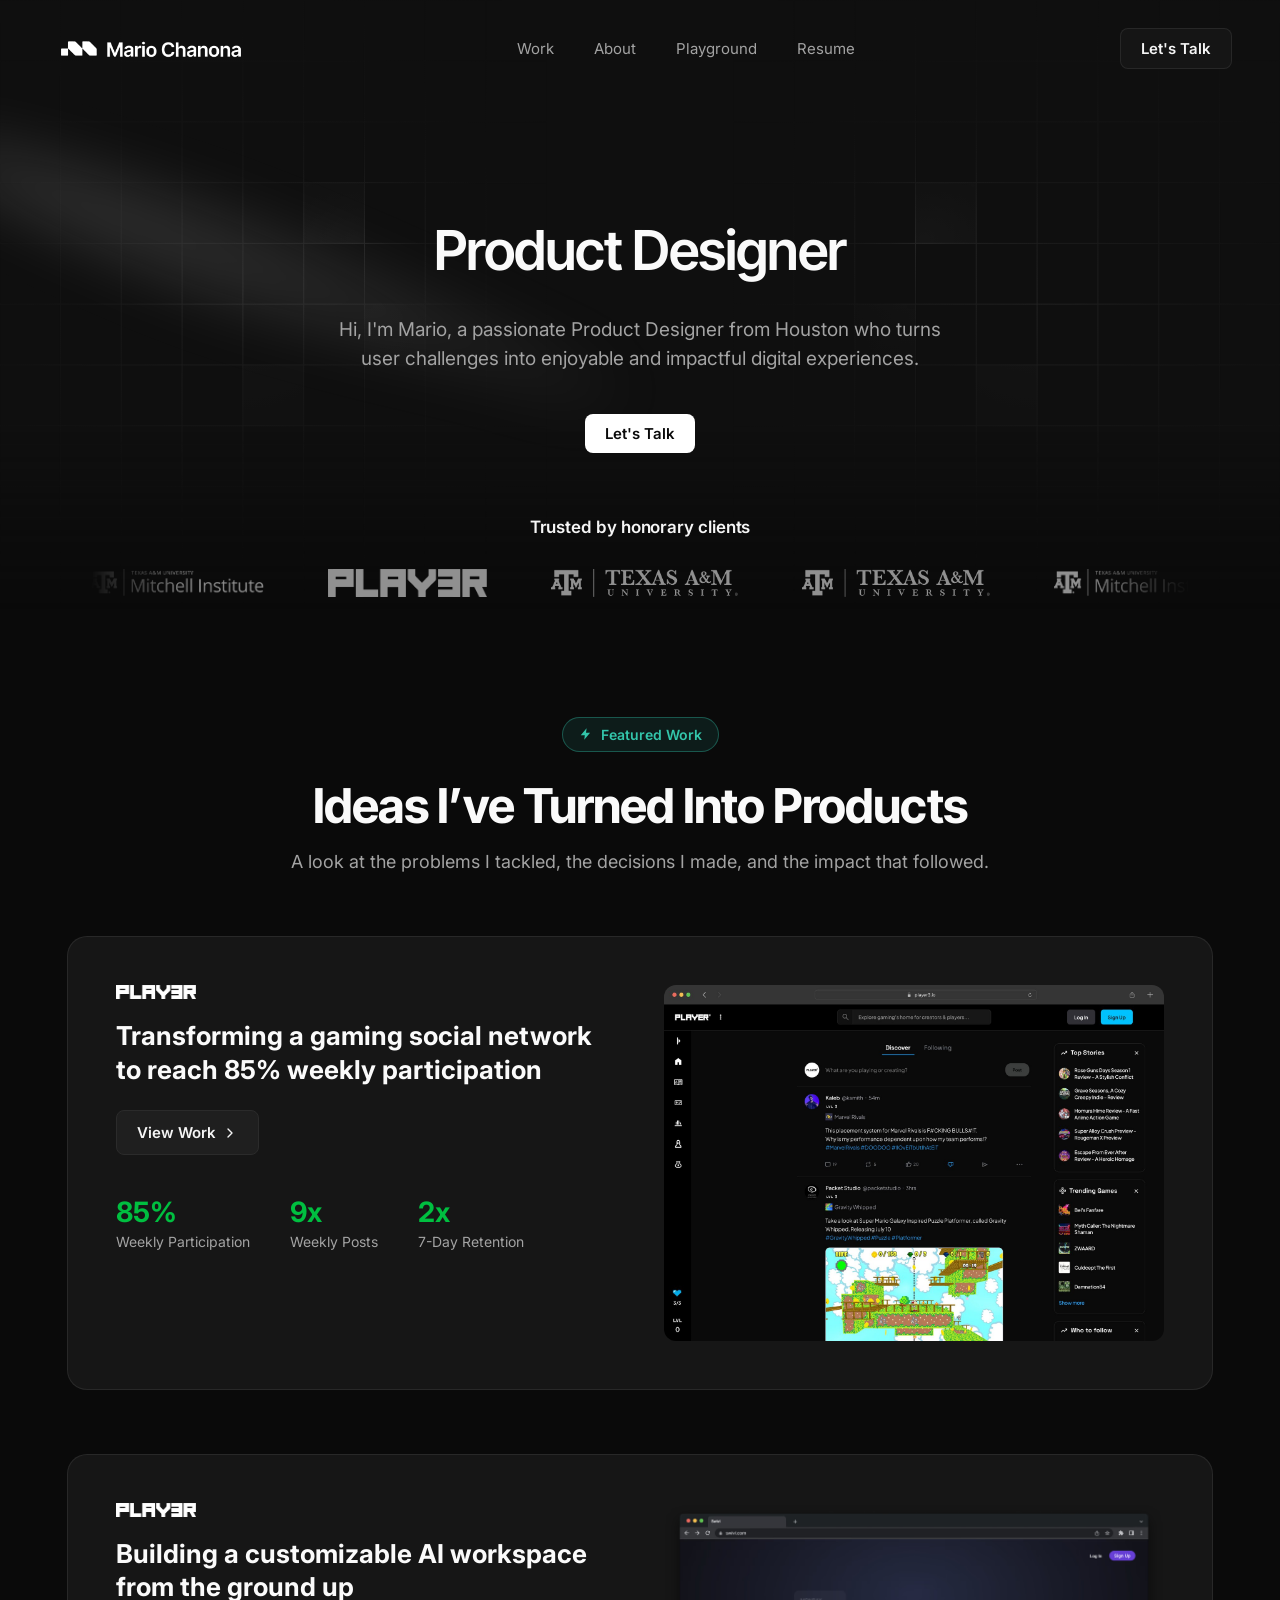
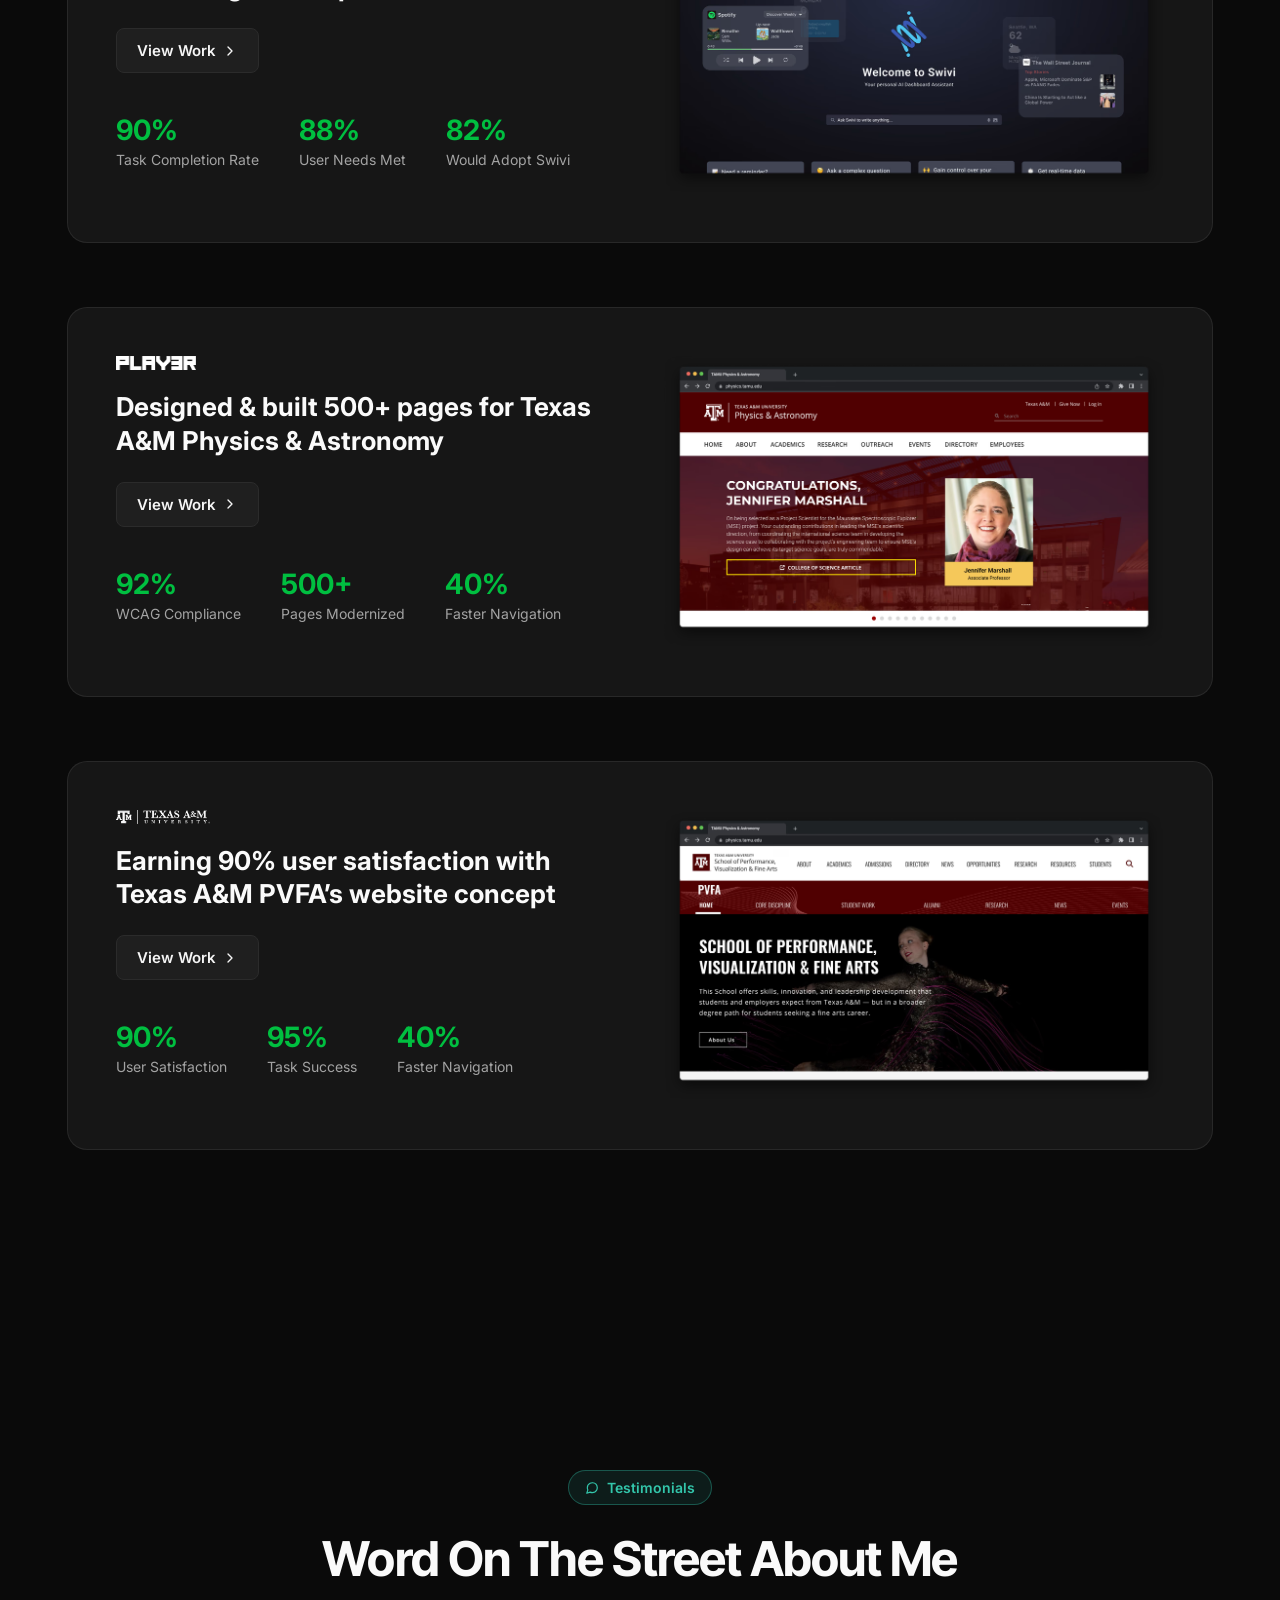
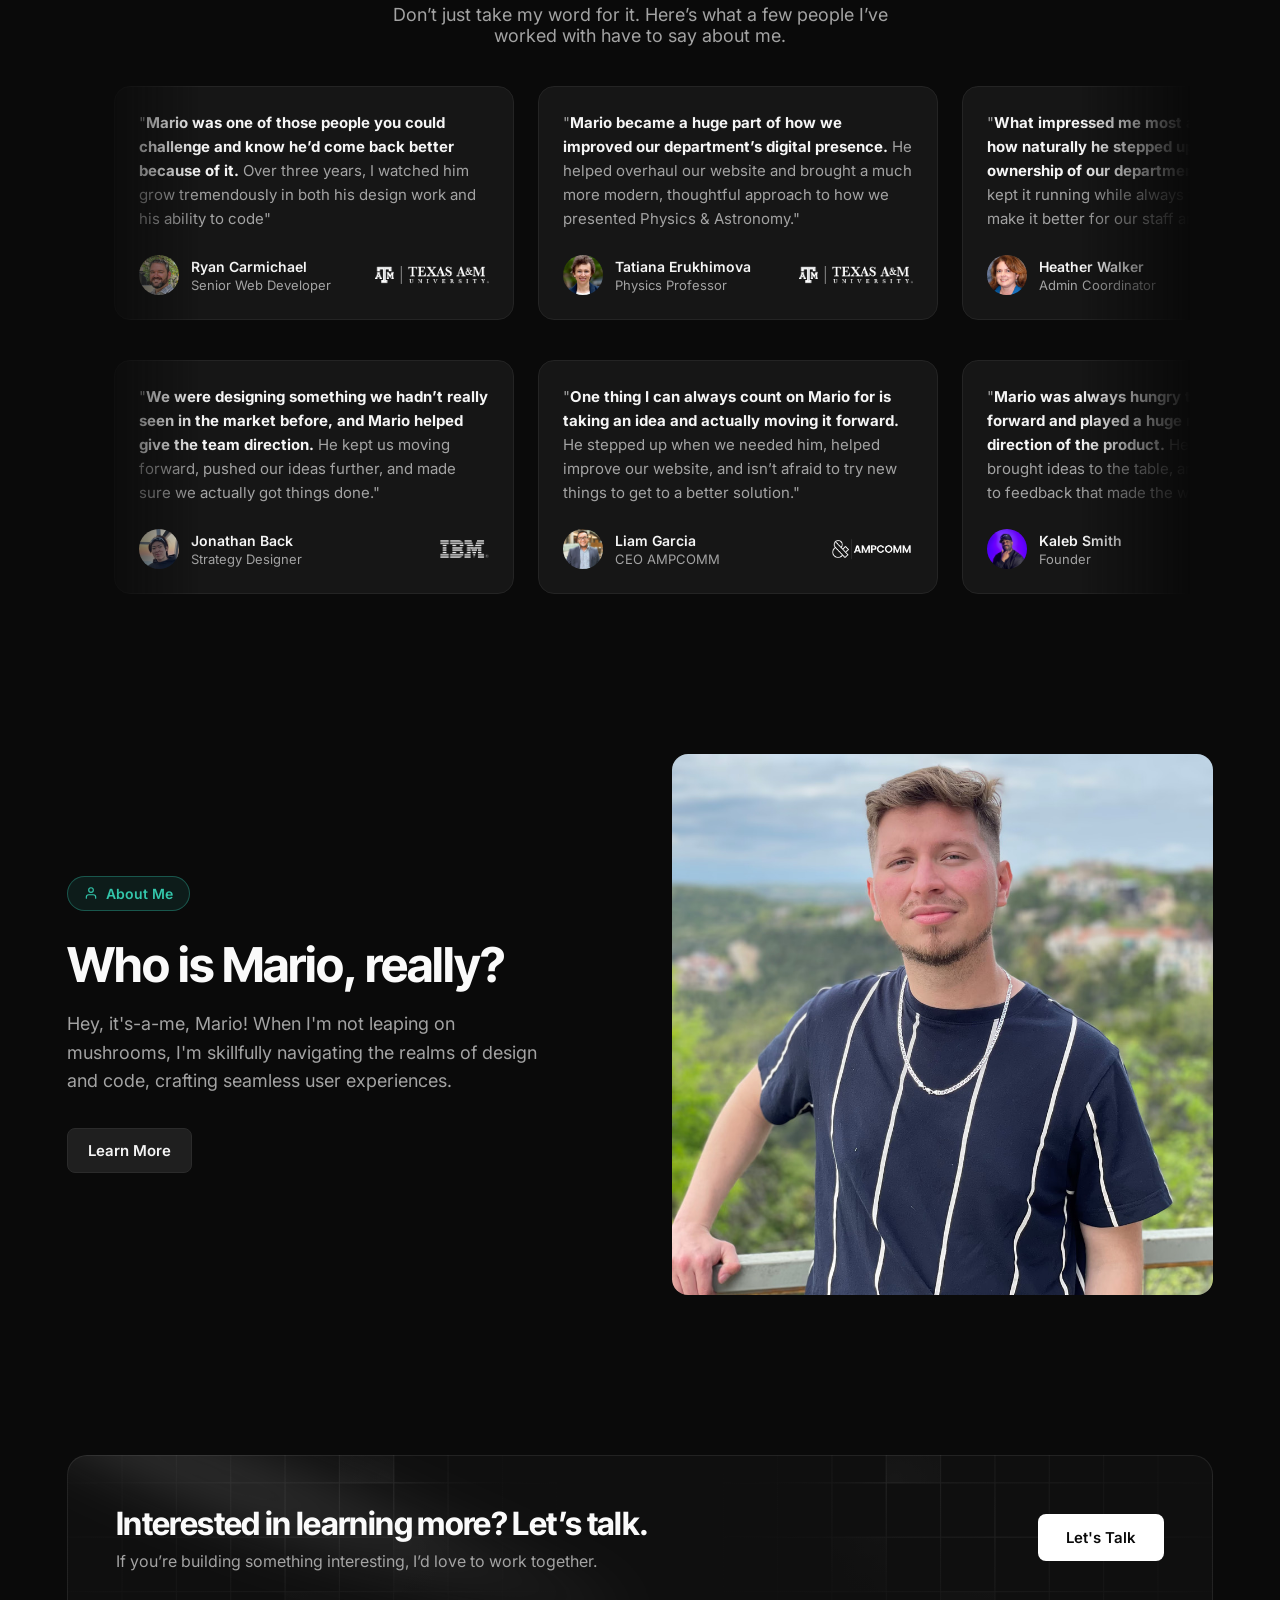
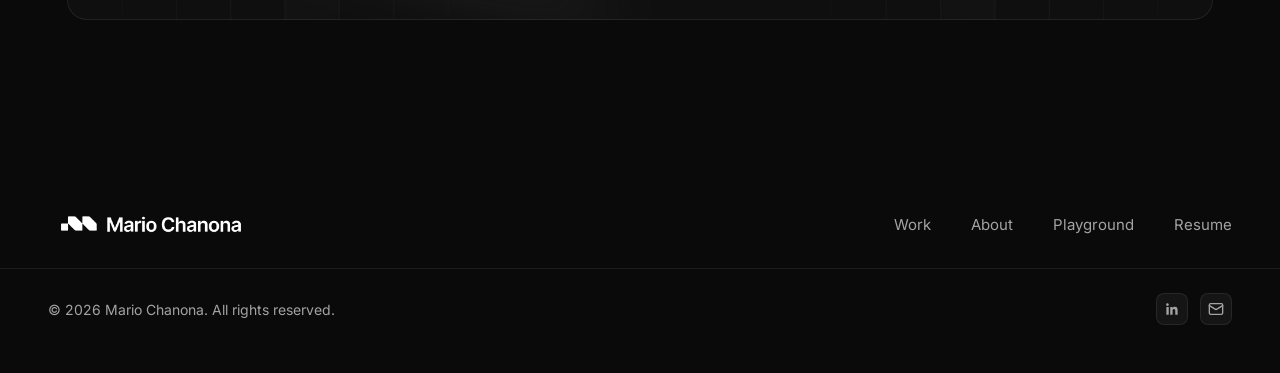
<file: index.html>
<!doctype html>
<html lang="en">
<head>
  <meta charset="UTF-8" />
  <meta name="viewport" content="width=device-width, initial-scale=1.0" />
  <title>Mario Chanona — Portfolio</title>
  <!-- Inter + Inter Tight, used site-wide -->
  <link rel="preconnect" href="https://fonts.googleapis.com" />
  <link rel="preconnect" href="https://fonts.gstatic.com" crossorigin />
  <link
    href="https://fonts.googleapis.com/css2?family=Inter:wght@400;500;600;700;800;900&family=Inter+Tight:wght@600&display=swap"
    rel="stylesheet" />
  <link rel="stylesheet" href="styles.css" />
</head>
<body>
  <!--
    Pure-CSS grid + glow background (see .page-bg in styles.css) — no image
    file. A decorative layer behind the top of the page, NOT a wrapper
    around the content, so it always blends smoothly into whatever section
    comes after it, no matter how tall your page grows.
  -->
  <div class="page-bg" aria-hidden="true"></div>
  <main>
    <header class="navbar" id="top">
      <a href="#top" class="navbar__brand">
        <img src="images/My_ Logo.png" alt="Mario Chanona" class="navbar__logo-img" />
      </a>
      <nav class="navbar__links" aria-label="Primary">
        <a href="#work" class="navbar__link">Work</a>
        <a href="#about" class="navbar__link">About</a>
        <a href="#playground" class="navbar__link">Playground</a>
        <a href="#resume" class="navbar__link">Resume</a>
      </nav>
      <a href="#contact" class="navbar__cta">Let's Talk</a>

      <button type="button" class="navbar__toggle" id="menuToggle" aria-label="Toggle menu" aria-expanded="false" aria-controls="mobileMenu">
        <svg class="navbar__toggle-icon navbar__toggle-icon--menu" width="22" height="22" viewBox="0 0 24 24" fill="none" stroke="currentColor" stroke-width="2" stroke-linecap="round" aria-hidden="true">
          <path d="M3 6h18M3 12h18M3 18h18" />
        </svg>
        <svg class="navbar__toggle-icon navbar__toggle-icon--close" width="22" height="22" viewBox="0 0 24 24" fill="none" stroke="currentColor" stroke-width="2" stroke-linecap="round" aria-hidden="true">
          <path d="M18 6 6 18M6 6l12 12" />
        </svg>
      </button>
    </header>

    <div class="mobile-menu" id="mobileMenu">
      <div class="mobile-menu__header">
        <a href="#top" class="mobile-menu__brand">
          <img src="images/My_ Logo.png" alt="Mario Chanona" class="mobile-menu__logo-img" />
        </a>
        <button type="button" class="mobile-menu__close" id="menuClose" aria-label="Close menu">
          <svg width="22" height="22" viewBox="0 0 24 24" fill="none" stroke="currentColor" stroke-width="2" stroke-linecap="round" aria-hidden="true">
            <path d="M18 6 6 18M6 6l12 12" />
          </svg>
        </button>
      </div>

      <nav class="mobile-menu__links" aria-label="Mobile">
        <a href="#work" class="mobile-menu__link">Work</a>
        <a href="#about" class="mobile-menu__link">About</a>
        <a href="#playground" class="mobile-menu__link">Playground</a>
        <a href="#resume" class="mobile-menu__link">Resume</a>
      </nav>

      <a href="#contact" class="mobile-menu__cta">Let's Talk</a>
    </div>

    <script>
      (function () {
        var toggle = document.getElementById('menuToggle');
        var closeBtn = document.getElementById('menuClose');
        var menu = document.getElementById('mobileMenu');

        function openMenu() {
          menu.classList.add('is-open');
          toggle.classList.add('is-active');
          toggle.setAttribute('aria-expanded', 'true');
          document.body.style.overflow = 'hidden';
        }

        function closeMenu() {
          menu.classList.remove('is-open');
          toggle.classList.remove('is-active');
          toggle.setAttribute('aria-expanded', 'false');
          document.body.style.overflow = '';
        }

        toggle.addEventListener('click', function () {
          menu.classList.contains('is-open') ? closeMenu() : openMenu();
        });
        closeBtn.addEventListener('click', closeMenu);
        menu.querySelectorAll('.mobile-menu__link, .mobile-menu__cta').forEach(function (link) {
          link.addEventListener('click', closeMenu);
        });
      })();
    </script>
    
    <section class="hero">
      <div class="hero__content">
        <h1 class="hero__title">Product Designer</h1>
        <p class="hero__description">
          Hi, I'm Mario, a passionate Product Designer from Houston who turns user
          challenges into enjoyable and impactful digital experiences.
        </p>
        <a href="#contact" class="hero__cta">Let's Talk</a>
      </div>
    </section>
    <section class="trusted" aria-label="Trusted by">
      <p class="trusted__label">Trusted by honorary clients</p>
      <div class="trusted__marquee">
        <div class="trusted__track">
          <span class="trusted__logo"><img src="images/mitchell.png" alt="Mitchell Institute" /></span>
          <span class="trusted__logo"><img src="images/Player3.png" alt="Saxon Insurance Services" /></span>
          <span class="trusted__logo"><img src="images/TX_Logo.png" alt="Texas A&amp;M University" /></span>
          <span class="trusted__logo"><img src="images/TX_Logo.png"
              alt="Texas A&amp;M Physics &amp; Astronomy" /></span>
          <!-- duplicate copy, aria-hidden so screen readers don't announce it twice -->
          <span class="trusted__logo" aria-hidden="true"><img src="images/mitchell.png" alt="" /></span>
          <span class="trusted__logo" aria-hidden="true"><img src="images/Player3.png" alt="" /></span>
          <span class="trusted__logo" aria-hidden="true"><img src="images/TX_Logo.png" alt="" /></span>
          <span class="trusted__logo" aria-hidden="true"><img src="images/TX_Logo.png" alt="" /></span>
        </div>
      </div>
    </section>
    <section class="work" aria-label="Featured work">
      <div class="work__intro">
        <span class="work__eyebrow">
          <svg width="14" height="14" viewBox="0 0 24 24" fill="currentColor" aria-hidden="true">
            <path d="M13 2 3 14h7l-1 8 10-12h-7l1-8z" />
          </svg>
          Featured Work
        </span>
        <h2 class="work__heading">Ideas I’ve Turned Into Products</h2>
        <p class="work__subheading">A look at the problems I tackled, the decisions I made, and the impact that followed.</p>
      </div>

      <!-- Card 1 -->
      <div class="work__card work__card--1">
        <div class="work__card-content">
          <img src="images/Player3.png" alt="Player" class="work__project-logo" />
          <h3 class="work__project-title">
            Transforming a gaming social network to reach 85% weekly participation
          </h3>
          <a href="player3.html" class="work__cta">
            View Work
            <svg width="16" height="16" viewBox="0 0 24 24" fill="none" stroke="currentColor" stroke-width="2"
              stroke-linecap="round" stroke-linejoin="round" aria-hidden="true">
              <path d="M9 18l6-6-6-6" />
            </svg>
          </a>
          <div class="work__stats">
            <div class="work__stat">
              <span class="work__stat-number">85%</span>
              <span class="work__stat-label">Weekly Participation</span>
            </div>
            <div class="work__stat">
              <span class="work__stat-number">9x</span>
              <span class="work__stat-label">Weekly Posts</span>
            </div>
            <div class="work__stat">
              <span class="work__stat-number">2x</span>
              <span class="work__stat-label">7-Day Retention</span>
            </div>
          </div>
        </div>
        <div class="work__project-preview">
          <img src="images/player-preview.jpg" alt="Player project preview" />
        </div>
      </div>

      <!-- Card 2 — same placeholder content as Card 1 for now. Swap the logo, title,
           stats, and screenshot once this project is ready. -->
      <div class="work__card work__card--2">
        <div class="work__card-content">
          <img src="images/Player3.png" alt="Player" class="work__project-logo" />
          <h3 class="work__project-title">
            Building a customizable AI workspace from the ground up
          </h3>
          <a href="#" class="work__cta">
            View Work
            <svg width="16" height="16" viewBox="0 0 24 24" fill="none" stroke="currentColor" stroke-width="2"
              stroke-linecap="round" stroke-linejoin="round" aria-hidden="true">
              <path d="M9 18l6-6-6-6" />
            </svg>
          </a>
          <div class="work__stats">
            <div class="work__stat">
              <span class="work__stat-number">90%</span>
              <span class="work__stat-label">Task Completion Rate</span>
            </div>
            <div class="work__stat">
              <span class="work__stat-number">88%</span>
              <span class="work__stat-label">User Needs Met</span>
            </div>
            <div class="work__stat">
              <span class="work__stat-number">82%</span>
              <span class="work__stat-label">Would Adopt Swivi</span>
            </div>
          </div>
        </div>
        <div class="work__project-preview">
          <img src="images/swivi_cover2.avif" alt="Swivi project preview" />
        </div>
      </div>

      <!-- Card 3 — same placeholder content as Card 1 for now. Swap the logo, title,
           stats, and screenshot once this project is ready. -->
      <div class="work__card work__card--3">
        <div class="work__card-content">
          <img src="images/Player3.png" alt="Player" class="work__project-logo" />
          <h3 class="work__project-title">
           Designed & built 500+ pages for Texas A&M Physics & Astronomy 
          </h3>
          <a href="#" class="work__cta">
            View Work
            <svg width="16" height="16" viewBox="0 0 24 24" fill="none" stroke="currentColor" stroke-width="2"
              stroke-linecap="round" stroke-linejoin="round" aria-hidden="true">
              <path d="M9 18l6-6-6-6" />
            </svg>
          </a>
          <div class="work__stats">
            <div class="work__stat">
              <span class="work__stat-number">92%</span>
              <span class="work__stat-label">WCAG Compliance</span>
            </div>
            <div class="work__stat">
              <span class="work__stat-number">500+</span>
              <span class="work__stat-label">Pages Modernized</span>
            </div>
            <div class="work__stat">
              <span class="work__stat-number">40%</span>
              <span class="work__stat-label">Faster Navigation</span>
            </div>
          </div>
        </div>
        <div class="work__project-preview">
          <img src="images/Physics_Redesign.avif" alt="Texas A&Map;M Website Redesign" />
        </div>
      </div>

      <!-- Card 4 — same placeholder content as Card 1 for now. Swap the logo, title,
           stats, and screenshot once this project is ready. -->
      <div class="work__card work__card--4">
        <div class="work__card-content">
          <img src="images/TX_Logo.png" alt="Player" class="work__project-logo" />
          <h3 class="work__project-title">
            Earning 90% user satisfaction with Texas A&M PVFA’s website concept
          </h3>
          <a href="#" class="work__cta">
            View Work
            <svg width="16" height="16" viewBox="0 0 24 24" fill="none" stroke="currentColor" stroke-width="2"
              stroke-linecap="round" stroke-linejoin="round" aria-hidden="true">
              <path d="M9 18l6-6-6-6" />
            </svg>
          </a>
          <div class="work__stats">
            <div class="work__stat">
              <span class="work__stat-number">90%</span>
              <span class="work__stat-label">User Satisfaction</span>
            </div>
            <div class="work__stat">
              <span class="work__stat-number">95%</span>
              <span class="work__stat-label">Task Success</span>
            </div>
            <div class="work__stat">
              <span class="work__stat-number">40%</span>
              <span class="work__stat-label">Faster Navigation</span>
            </div>
          </div>
        </div>
        <div class="work__project-preview">
          <img src="images/pvfa.avif" alt="Player project preview" />
        </div>
      </div>
    </section>

    <section class="testimonials" aria-label="Testimonials">
      <div class="testimonials__intro">
        <span class="testimonials__eyebrow">
          <svg width="14" height="14" viewBox="0 0 24 24" fill="none" stroke="currentColor" stroke-width="2" stroke-linecap="round" stroke-linejoin="round" aria-hidden="true">
            <path d="M21 11.5a8.38 8.38 0 0 1-.9 3.8 8.5 8.5 0 0 1-7.6 4.7 8.38 8.38 0 0 1-3.8-.9L3 21l1.9-5.7a8.38 8.38 0 0 1-.9-3.8 8.5 8.5 0 0 1 4.7-7.6 8.38 8.38 0 0 1 3.8-.9h.5a8.48 8.48 0 0 1 8 8v.5z" />
          </svg>
          Testimonials
        </span>

        <h2 class="testimonials__heading">Word On The Street About Me</h2>
        <p class="testimonials__subheading">
          Don’t just take my word for it. Here’s what a few people I’ve worked with have to say about me.
        </p>
      </div>

      <!-- Row 1 — scrolls right. Duplicated once for a seamless loop; keep both copies in sync. -->
      <div class="testimonials__row testimonials__row--top">
        <div class="testimonials__track">
          <article class="testimonial-card">
            <p class="testimonial-card__quote">
              "<strong>Mario was one of those people you could challenge and know he’d come back better because of it.</strong> Over three years, I watched him grow tremendously in both his design work and his ability to code"
            </p>
            <div class="testimonial-card__footer">
              <div class="testimonial-card__person">
                <img src="images/Ryan.jpg" alt="" class="testimonial-card__avatar" />
                <div>
                  <div class="testimonial-card__name">Ryan Carmichael</div>
                  <div class="testimonial-card__role">Senior Web Developer</div>
                </div>
              </div>
              <img src="images/TX_Logo.png" alt="Texas A&amp;M" class="testimonial-card__brand" />
            </div>
          </article>

          <article class="testimonial-card">
            <p class="testimonial-card__quote">
              "<strong>Mario became a huge part of how we improved our department’s digital presence.</strong> He helped overhaul our website and brought a much more modern, thoughtful approach to how we presented Physics & Astronomy."
            </p>
            <div class="testimonial-card__footer">
              <div class="testimonial-card__person">
                <img src="images/Tati.jpg" alt="" class="testimonial-card__avatar" />
                <div>
                  <div class="testimonial-card__name">Tatiana Erukhimova</div>
                  <div class="testimonial-card__role">Physics Professor</div>
                </div>
              </div>
              <img src="images/TX_Logo.png" alt="Texas A&amp;M" class="testimonial-card__brand" />
            </div>
          </article>

          <article class="testimonial-card">
            <p class="testimonial-card__quote">
              "<strong>What impressed me most about Mario was how naturally he stepped up and took ownership of our department’s website.</strong> He kept it running while always finding ways to make it better for our staff and students"
            </p>
            <div class="testimonial-card__footer">
              <div class="testimonial-card__person">
                <img src="images/Heather.jpg" alt="" class="testimonial-card__avatar" />
                <div>
                  <div class="testimonial-card__name">Heather Walker</div>
                  <div class="testimonial-card__role">Admin Coordinator</div>
                </div>
              </div>
              <img src="images/TX_Logo.png" alt="Texas A&amp;M" class="testimonial-card__brand" />
            </div>
          </article>

          <!-- duplicate copy, aria-hidden so screen readers don't announce it twice -->
          <article class="testimonial-card" aria-hidden="true">
            <p class="testimonial-card__quote">
              "<strong>Mario was one of those people you could challenge and know he’d come back better because of it.</strong> Over three years, I watched him grow tremendously in both his design work and his ability to code."
            </p>
            <div class="testimonial-card__footer">
              <div class="testimonial-card__person">
                <img src="images/Ryan.jpg" alt="" class="testimonial-card__avatar" />
                <div>
                  <div class="testimonial-card__name">Ryan Carmichael</div>
                  <div class="testimonial-card__role">Senior Web Developer</div>
                </div>
              </div>
              <img src="images/TX_Logo.png" alt="" class="testimonial-card__brand" />
            </div>
          </article>

          <article class="testimonial-card" aria-hidden="true">
            <p class="testimonial-card__quote">
              "<strong>Mario became a huge part of how we improved our department’s digital presence.</strong> He helped overhaul our website and brought a much more modern, thoughtful approach to how we presented Physics & Astronomy."
            </p>
            <div class="testimonial-card__footer">
              <div class="testimonial-card__person">
                <img src="images/Tati.jpg" alt="" class="testimonial-card__avatar" />
                <div>
                  <div class="testimonial-card__name">Tatiana Erukhimova</div>
                  <div class="testimonial-card__role">Physics Professor</div>
                </div>
              </div>
              <img src="images/TX_Logo.png" alt="" class="testimonial-card__brand" />
            </div>
          </article>

          <article class="testimonial-card" aria-hidden="true">
            <p class="testimonial-card__quote">
              "<strong>What impressed me most about Mario was how naturally he stepped up and took ownership of our department’s website.</strong> He kept it running while always finding ways to make it better for our staff and students"
            </p>
            <div class="testimonial-card__footer">
              <div class="testimonial-card__person">
                <img src="images/Heather.jpg" alt="" class="testimonial-card__avatar" />
                <div>
                  <div class="testimonial-card__name">Heather Walker</div>
                  <div class="testimonial-card__role">Admin Coordinator</div>
                </div>
              </div>
              <img src="images/TX_Logo.png" alt="" class="testimonial-card__brand" />
            </div>
          </article>
        </div>
      </div>

      <!-- Row 2 — also scrolls right, same as row 1. Duplicated once for a seamless loop. -->
      <div class="testimonials__row testimonials__row--bottom">
        <div class="testimonials__track">
          <article class="testimonial-card">
            <p class="testimonial-card__quote">
              "<strong>We were designing something we hadn’t really seen in the market before, and Mario helped give the team direction.</strong> He kept us moving forward, pushed our ideas further, and made sure we actually got things done."
            </p>
            <div class="testimonial-card__footer">
              <div class="testimonial-card__person">
                <img src="images/Jonathan.jpg" alt="" class="testimonial-card__avatar" />
                <div>
                  <div class="testimonial-card__name">Jonathan Back</div>
                  <div class="testimonial-card__role">Strategy Designer</div>
                </div>
              </div>
              <img src="images/ibm_logo.png" alt="IBM Logo" class="testimonial-card__brand testimonial-card__brand--ibm" />
            </div>
          </article>

          <article class="testimonial-card">
            <p class="testimonial-card__quote">
              "<strong>One thing I can always count on Mario for is taking an idea and actually moving it forward.</strong> He stepped up when we needed him, helped improve our website, and isn’t afraid to try new things to get to a better solution."
            </p>
            <div class="testimonial-card__footer">
              <div class="testimonial-card__person">
                <img src="images/Liam.jpg" alt="" class="testimonial-card__avatar" />
                <div>
                  <div class="testimonial-card__name">Liam Garcia</div>
                  <div class="testimonial-card__role">CEO AMPCOMM</div>
                </div>
              </div>
              <img src="images/Ampcomm_Logo.png" alt="Saxon" class="testimonial-card__brand" />
            </div>
          </article>

          <article class="testimonial-card">
            <p class="testimonial-card__quote">
              "<strong>Mario was always hungry to push Player3 forward and played a huge role in shaping the direction of the product.</strong> He took initiative, brought ideas to the table, and was always open to feedback that made the work better."
            </p>
            <div class="testimonial-card__footer">
              <div class="testimonial-card__person">
                <img src="images/Kaleb.jpg" alt="" class="testimonial-card__avatar" />
                <div>
                  <div class="testimonial-card__name">Kaleb Smith</div>
                  <div class="testimonial-card__role">Founder</div>
                </div>
              </div>
              <img src="images/Player3.png" alt="Player 3 Logo" class="testimonial-card__brand testimonial-card__brand--player3" />
            </div>
          </article>

          <!-- duplicate copy, aria-hidden so screen readers don't announce it twice -->
          <article class="testimonial-card" aria-hidden="true">
            <p class="testimonial-card__quote">
              "<strong>We were designing something we hadn’t really seen in the market before, and Mario helped give the team direction.</strong> He kept us moving forward, pushed our ideas further, and made sure we actually got things done."
            </p>
            <div class="testimonial-card__footer">
              <div class="testimonial-card__person">
                <img src="images/Jonathan.jpg" alt="" class="testimonial-card__avatar" />
                <div>
                  <div class="testimonial-card__name">Jonathan Back</div>
                  <div class="testimonial-card__role">Strategy Designer</div>
                </div>
              </div>
              <img src="images/ibm_logo.png" alt="" class="testimonial-card__brand testimonial-card__brand--ibm" />
            </div>
          </article>

          <article class="testimonial-card" aria-hidden="true">
            <p class="testimonial-card__quote">
              "<strong>One thing I can always count on Mario for is taking an idea and actually moving it forward.</strong> He stepped up when we needed him, helped improve our website, and isn’t afraid to try new things to get to a better solution."
            </p>
            <div class="testimonial-card__footer">
              <div class="testimonial-card__person">
                <img src="images/Liam.jpg" alt="" class="testimonial-card__avatar" />
                <div>
                  <div class="testimonial-card__name">Liam Garcia</div>
                  <div class="testimonial-card__role">CEO AMPCOMM</div>
                </div>
              </div>
              <img src="images/Ampcomm_Logo.png" alt="" class="testimonial-card__brand" />
            </div>
          </article>

          <article class="testimonial-card" aria-hidden="true">
            <p class="testimonial-card__quote">
              "<strong>Mario was always hungry to push Player3 forward and played a huge role in shaping the direction of the product.</strong> He took initiative, brought ideas to the table, and was always open to feedback that made the work better."
            </p>
            <div class="testimonial-card__footer">
              <div class="testimonial-card__person">
                <img src="images/Kaleb.jpg" alt="" class="testimonial-card__avatar" />
                <div>
                  <div class="testimonial-card__name">Kaleb Smith</div>
                  <div class="testimonial-card__role">Founder</div>
                </div>
              </div>
              <img src="images/Player3.png" alt="Player 3 Logo" class="testimonial-card__brand testimonial-card__brand--player3" />
            </div>
          </article>
        </div>
      </div>
    </section>

    <section class="about" aria-label="About Mario">
      <div class="about__content">
        <span class="about__eyebrow">
          <svg width="14" height="14" viewBox="0 0 24 24" fill="none" stroke="currentColor" stroke-width="2" stroke-linecap="round" stroke-linejoin="round" aria-hidden="true">
            <path d="M20 21v-2a4 4 0 0 0-4-4H8a4 4 0 0 0-4 4v2" />
            <circle cx="12" cy="7" r="4" />
          </svg>
          About Me
        </span>

        <h2 class="about__heading">Who is Mario, really?</h2>

        <p class="about__description">
          Hey, it's-a-me, Mario! When I'm not leaping on mushrooms, I'm skillfully navigating the realms of
          design and code, crafting seamless user experiences.
        </p>

        <a href="#" class="about__cta">Learn More</a>
      </div>

      <div class="about__photo">
        <img src="images/personal_picture.jpg" alt="Mario Chanona" />
      </div>
    </section>

    <section class="cta-banner" aria-label="Contact">
      <div class="cta-banner__card">
        <div class="cta-banner__text">
          <h2 class="cta-banner__heading">Interested in learning more? Let’s talk.</h2>
          <p class="cta-banner__subheading">If you’re building something interesting, I’d love to work together.</p>
        </div>

        <a href="#contact" class="cta-banner__button">Let's Talk</a>
      </div>
    </section>

    <footer class="footer">
      <div class="footer__top">
        <a href="#top" class="footer__brand">
          <img src="images/My_ Logo.png" alt="Mario Chanona" class="footer__logo-img" />
        </a>

        <nav class="footer__links" aria-label="Footer">
          <a href="#work" class="footer__link">Work</a>
          <a href="#about" class="footer__link">About</a>
          <a href="#playground" class="footer__link">Playground</a>
          <a href="#resume" class="footer__link">Resume</a>
        </nav>
      </div>

      <hr class="footer__divider" />

      <div class="footer__bottom">
        <p class="footer__copyright">© 2026 Mario Chanona. All rights reserved.</p>

        <div class="footer__socials">
          <!-- No links wired up yet — swap each <span> for <a href="..."> once you have them -->
          <span class="footer__icon" aria-label="LinkedIn">
            <svg width="16" height="16" viewBox="0 0 24 24" fill="currentColor" aria-hidden="true">
              <path d="M20.45 20.45h-3.56v-5.57c0-1.33-.02-3.03-1.85-3.03-1.86 0-2.15 1.45-2.15 2.94v5.66H9.34V9h3.41v1.56h.05c.48-.9 1.64-1.85 3.38-1.85 3.6 0 4.27 2.37 4.27 5.46zM5.34 7.43a2.07 2.07 0 1 1 0-4.13 2.07 2.07 0 0 1 0 4.13zM7.12 20.45H3.56V9h3.56z" />
            </svg>
          </span>
          <span class="footer__icon" aria-label="Email">
            <svg width="16" height="16" viewBox="0 0 24 24" fill="none" stroke="currentColor" stroke-width="2" stroke-linecap="round" stroke-linejoin="round" aria-hidden="true">
              <rect x="2" y="4" width="20" height="16" rx="2" />
              <path d="m2 7 10 6 10-6" />
            </svg>
          </span>
        </div>
      </div>
    </footer>
  </main>
</body>
</html>
</file>
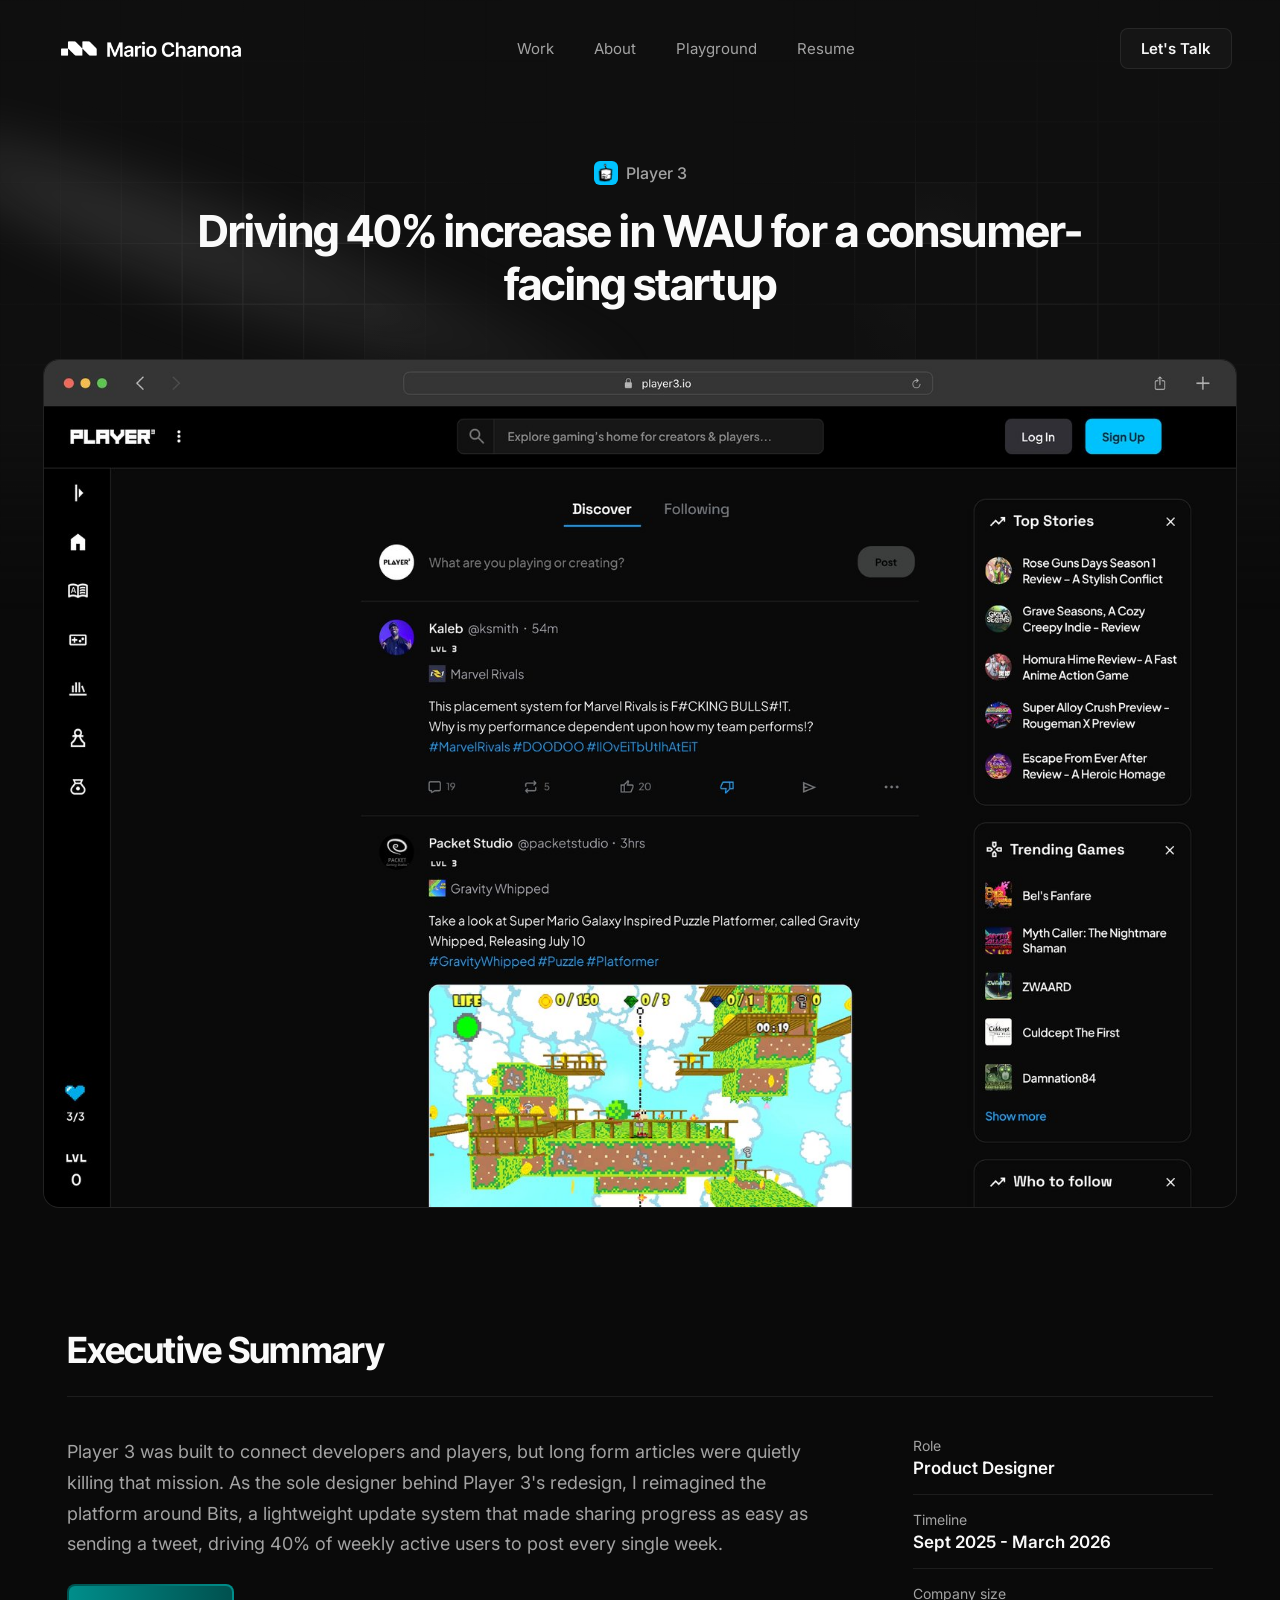
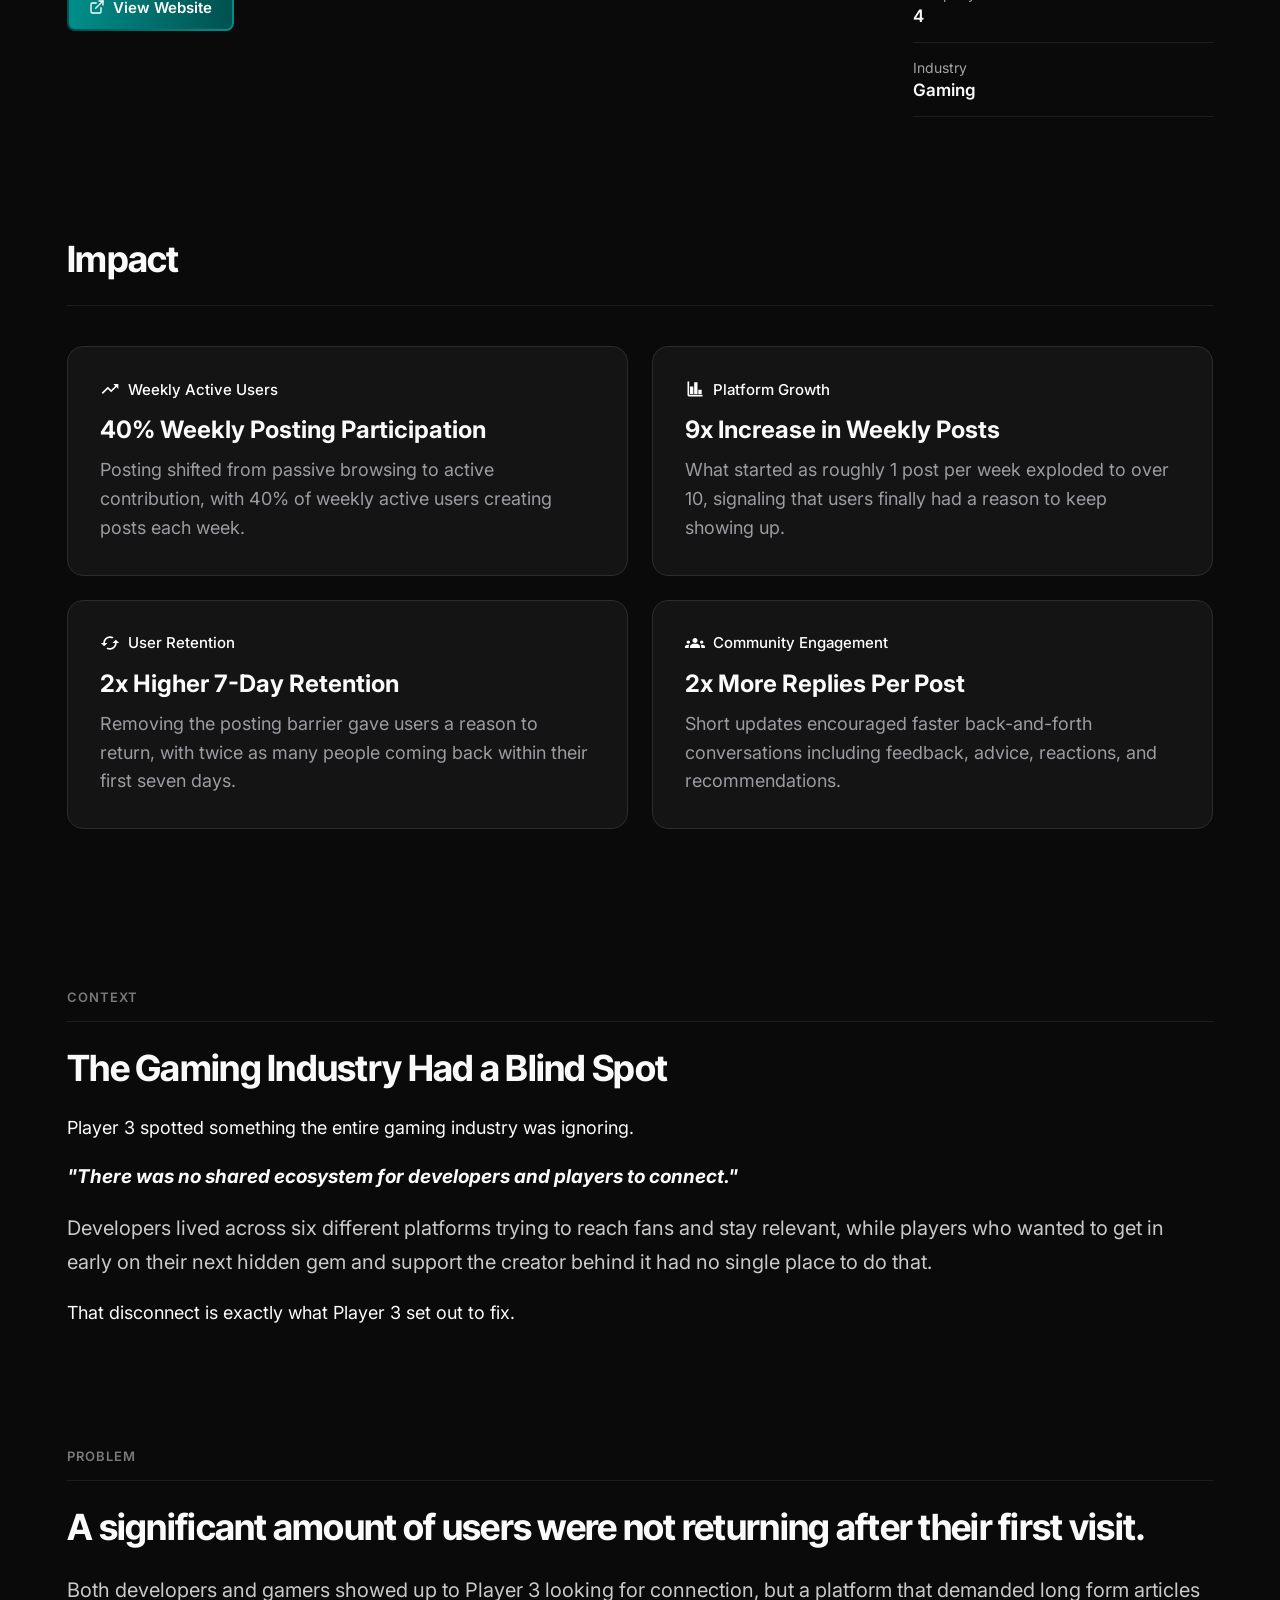
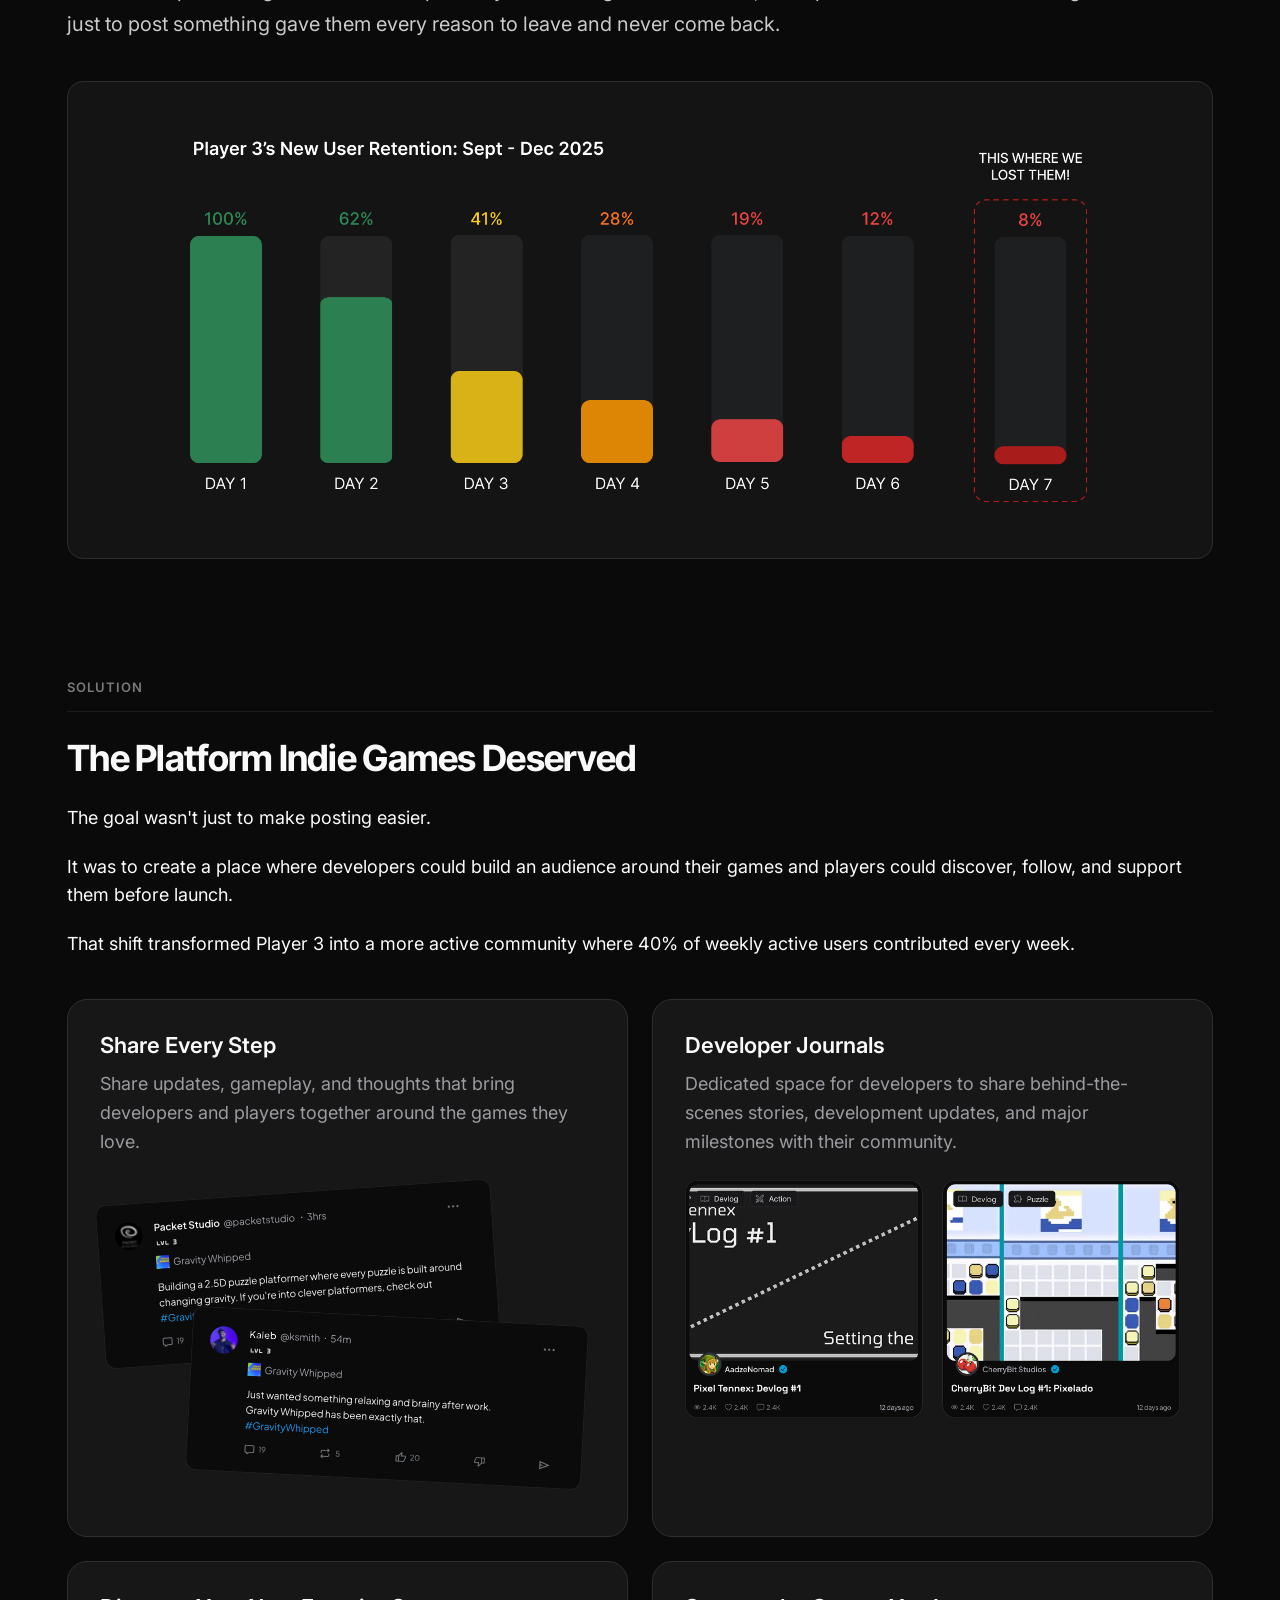
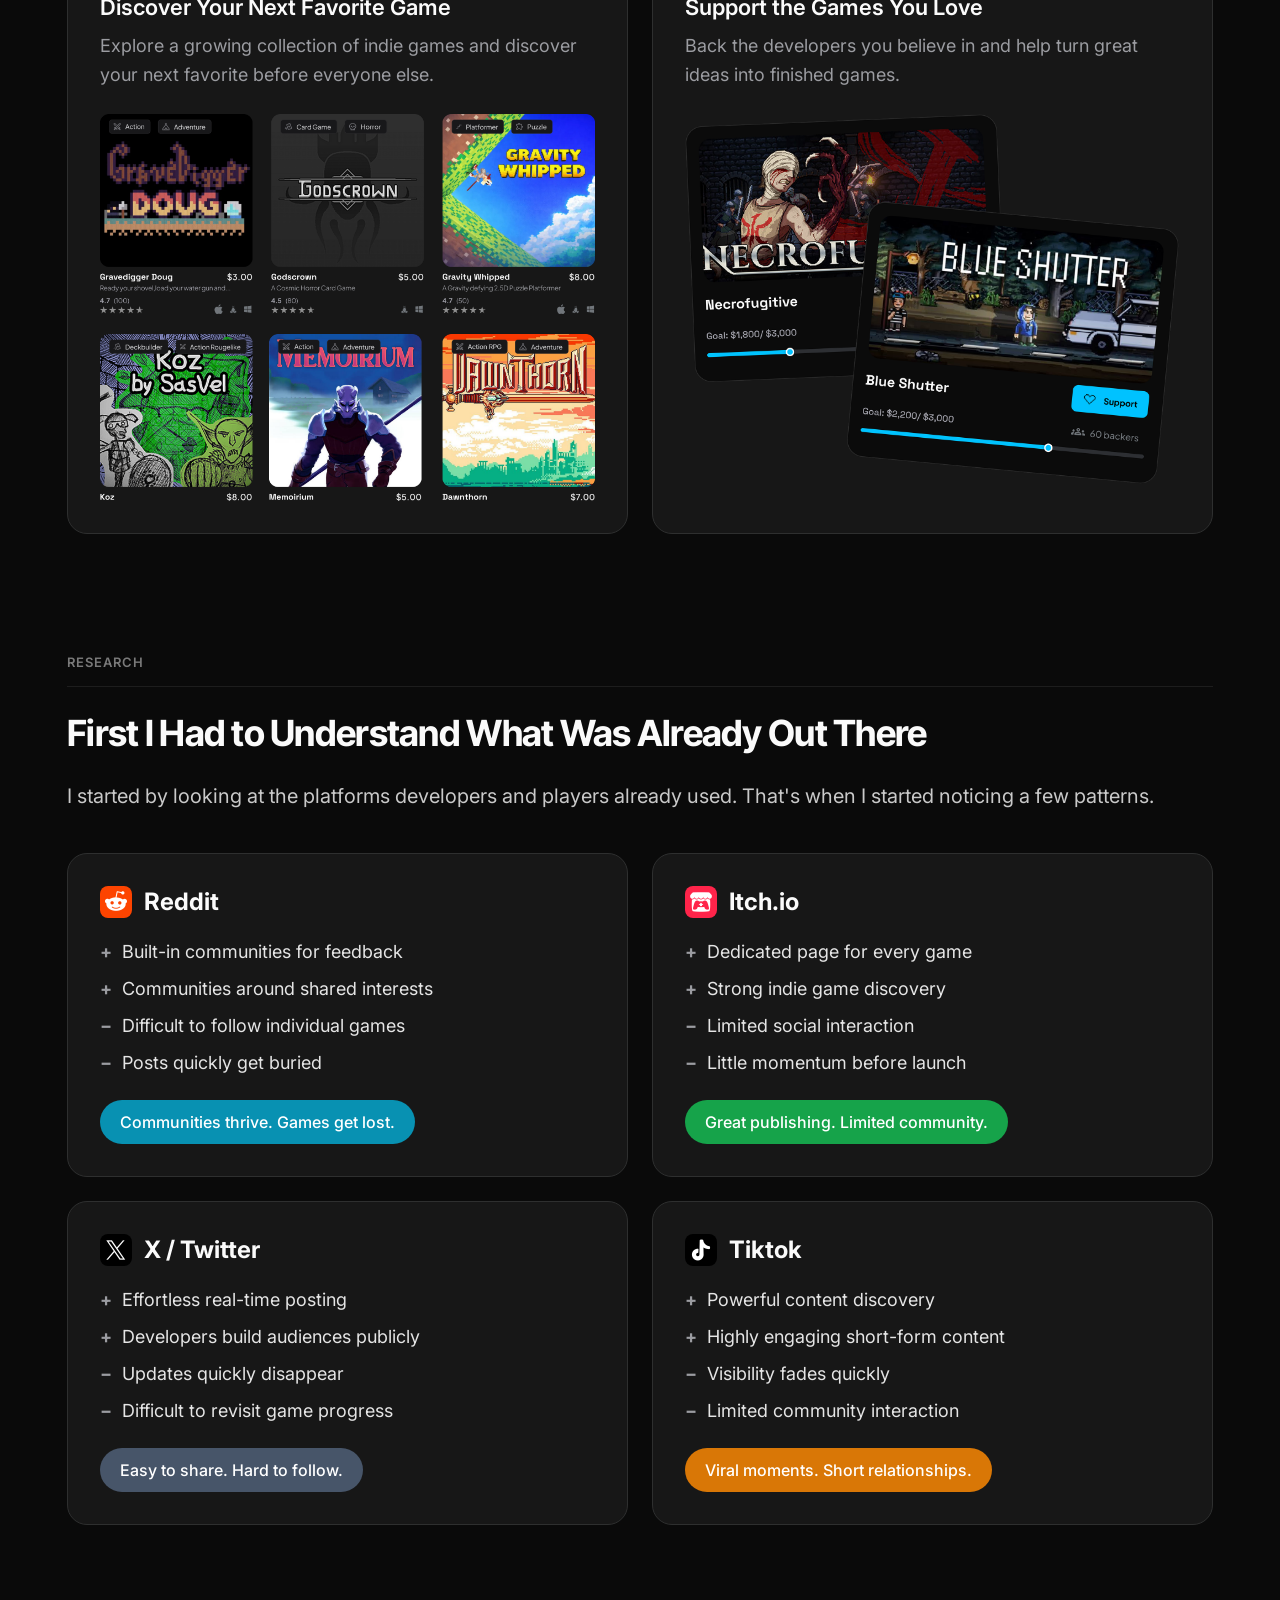
<file: player3.html>
<!doctype html>
<html lang="en">
<head>
  <meta charset="UTF-8" />
  <meta name="viewport" content="width=device-width, initial-scale=1.0" />
  <title>Player 3 — Mario Chanona</title>
  <link rel="preconnect" href="https://fonts.googleapis.com" />
  <link rel="preconnect" href="https://fonts.gstatic.com" crossorigin />
  <link
    href="https://fonts.googleapis.com/css2?family=Inter:wght@400;500;600;700;800;900&family=Inter+Tight:wght@600&display=swap"
    rel="stylesheet" />
  <link rel="stylesheet" href="styles.css" />
</head>
<body>
  <div class="page-bg" aria-hidden="true"></div>

  <main>
    <header class="navbar" id="top">
      <a href="index.html" class="navbar__brand">
        <img src="images/My_ Logo.png" alt="Mario Chanona" class="navbar__logo-img" />
      </a>
      <nav class="navbar__links" aria-label="Primary">
        <a href="index.html#work" class="navbar__link">Work</a>
        <a href="index.html#about" class="navbar__link">About</a>
        <a href="index.html#playground" class="navbar__link">Playground</a>
        <a href="index.html#resume" class="navbar__link">Resume</a>
      </nav>
      <a href="index.html#contact" class="navbar__cta">Let's Talk</a>

      <button type="button" class="navbar__toggle" id="menuToggle" aria-label="Toggle menu" aria-expanded="false" aria-controls="mobileMenu">
        <svg class="navbar__toggle-icon navbar__toggle-icon--menu" width="22" height="22" viewBox="0 0 24 24" fill="none" stroke="currentColor" stroke-width="2" stroke-linecap="round" aria-hidden="true">
          <path d="M3 6h18M3 12h18M3 18h18" />
        </svg>
        <svg class="navbar__toggle-icon navbar__toggle-icon--close" width="22" height="22" viewBox="0 0 24 24" fill="none" stroke="currentColor" stroke-width="2" stroke-linecap="round" aria-hidden="true">
          <path d="M18 6 6 18M6 6l12 12" />
        </svg>
      </button>
    </header>

    <div class="mobile-menu" id="mobileMenu">
      <div class="mobile-menu__header">
        <a href="index.html" class="mobile-menu__brand">
          <img src="images/My_ Logo.png" alt="Mario Chanona" class="mobile-menu__logo-img" />
        </a>
        <button type="button" class="mobile-menu__close" id="menuClose" aria-label="Close menu">
          <svg width="22" height="22" viewBox="0 0 24 24" fill="none" stroke="currentColor" stroke-width="2" stroke-linecap="round" aria-hidden="true">
            <path d="M18 6 6 18M6 6l12 12" />
          </svg>
        </button>
      </div>

      <nav class="mobile-menu__links" aria-label="Mobile">
        <a href="index.html#work" class="mobile-menu__link">Work</a>
        <a href="index.html#about" class="mobile-menu__link">About</a>
        <a href="index.html#playground" class="mobile-menu__link">Playground</a>
        <a href="index.html#resume" class="mobile-menu__link">Resume</a>
      </nav>

      <a href="index.html#contact" class="mobile-menu__cta">Let's Talk</a>
    </div>

    <script>
      (function () {
        var toggle = document.getElementById('menuToggle');
        var closeBtn = document.getElementById('menuClose');
        var menu = document.getElementById('mobileMenu');

        function openMenu() {
          menu.classList.add('is-open');
          toggle.classList.add('is-active');
          toggle.setAttribute('aria-expanded', 'true');
          document.body.style.overflow = 'hidden';
        }

        function closeMenu() {
          menu.classList.remove('is-open');
          toggle.classList.remove('is-active');
          toggle.setAttribute('aria-expanded', 'false');
          document.body.style.overflow = '';
        }

        toggle.addEventListener('click', function () {
          menu.classList.contains('is-open') ? closeMenu() : openMenu();
        });
        closeBtn.addEventListener('click', closeMenu);
        menu.querySelectorAll('.mobile-menu__link, .mobile-menu__cta').forEach(function (link) {
          link.addEventListener('click', closeMenu);
        });
      })();
    </script>

    <section class="case-hero">
      <span class="case-hero__eyebrow">
        <img src="images/Player3_icon.png" alt="" class="case-hero__icon" />
        Player 3
      </span>

      <h1 class="case-hero__title">Driving 40% increase in WAU for a consumer-facing startup</h1>

      <div class="case-hero__preview">
        <img src="images/player-preview.jpg" alt="Player 3 case study preview" />
      </div>
    </section>

    <section class="case-summary">
      <h2 class="case-summary__heading">Executive Summary</h2>
      <hr class="case-summary__divider" />

      <div class="case-summary__grid">
        <div class="case-summary__text">
          <p>
            Player 3 was built to connect developers and players, but long form articles were quietly killing
            that mission. As the sole designer behind Player 3's redesign, I reimagined the platform around
            Bits, a lightweight update system that made sharing progress as easy as sending a tweet, driving
            40% of weekly active users to post every single week.
          </p>

          <a href="https://player3.io" target="_blank" rel="noopener" class="case-summary__cta">
            <svg width="16" height="16" viewBox="0 0 24 24" fill="none" stroke="currentColor" stroke-width="2" stroke-linecap="round" stroke-linejoin="round" aria-hidden="true">
              <path d="M18 13v6a2 2 0 0 1-2 2H5a2 2 0 0 1-2-2V8a2 2 0 0 1 2-2h6" />
              <path d="M15 3h6v6" />
              <path d="M10 14 21 3" />
            </svg>
            View Website
          </a>
        </div>

        <div class="case-summary__meta">
          <div class="case-summary__meta-item">
            <span class="case-summary__meta-label">Role</span>
            <span class="case-summary__meta-value">Product Designer</span>
          </div>
          <div class="case-summary__meta-item">
            <span class="case-summary__meta-label">Timeline</span>
            <span class="case-summary__meta-value">Sept 2025 - March 2026</span>
          </div>
          <div class="case-summary__meta-item">
            <span class="case-summary__meta-label">Company size</span>
            <span class="case-summary__meta-value">4</span>
          </div>
          <div class="case-summary__meta-item">
            <span class="case-summary__meta-label">Industry</span>
            <span class="case-summary__meta-value">Gaming</span>
          </div>
        </div>
      </div>
    </section>

    <section class="case-impact">
      <h2 class="case-impact__heading">Impact</h2>
      <hr class="case-impact__divider" />

      <div class="case-impact__grid">
        <article class="impact-card">
          <div class="impact-card__label">
            <svg width="20" height="20" viewBox="0 0 24 24" fill="currentColor" aria-hidden="true">
              <path d="M16 6l2.29 2.29-4.88 4.88-4-4L2 16.59 3.41 18l6-6 4 4 6.3-6.29L22 12V6z" />
            </svg>
            Weekly Active Users
          </div>
          <h3 class="impact-card__stat">40% Weekly Posting Participation</h3>
          <p class="impact-card__description">
            Posting shifted from passive browsing to active contribution, with 40% of weekly active users
            creating posts each week.
          </p>
        </article>

        <article class="impact-card">
          <div class="impact-card__label">
                <img src="images/finance.svg" alt="" class="impact-card__icon" />
                Platform Growth
          </div>
          <h3 class="impact-card__stat">9x Increase in Weekly Posts</h3>
          <p class="impact-card__description">
            What started as roughly 1 post per week exploded to over 10, signaling that users finally had a
            reason to keep showing up.
          </p>
        </article>

        <article class="impact-card">
          <div class="impact-card__label">
            <svg width="20" height="20" viewBox="0 0 24 24" fill="currentColor" aria-hidden="true">
              <path d="M19 8l-4 4h3c0 3.31-2.69 6-6 6-1.01 0-1.97-.25-2.8-.7l-1.46 1.46C8.97 19.54 10.43 20 12 20c4.42 0 8-3.58 8-8h3l-4-4zM6 12c0-3.31 2.69-6 6-6 1.01 0 1.97.25 2.8.7l1.46-1.46C15.03 4.46 13.57 4 12 4c-4.42 0-8 3.58-8 8H1l4 4 4-4H6z" />
            </svg>
            User Retention
          </div>
          <h3 class="impact-card__stat">2x Higher 7-Day Retention</h3>
          <p class="impact-card__description">
            Removing the posting barrier gave users a reason to return, with twice as many people coming back
            within their first seven days.
          </p>
        </article>

        <article class="impact-card">
          <div class="impact-card__label">
                <img src="images/groups.svg" alt="" class="impact-card__icon" />
                Community Engagement
          </div>
          <h3 class="impact-card__stat">2x More Replies Per Post</h3>
          <p class="impact-card__description">
            Short updates encouraged faster back-and-forth conversations including feedback, advice, reactions,
            and recommendations.
          </p>
        </article>
      </div>
    </section>

    <section class="case-context">
      <span class="case-section__label">Context</span>
      <hr class="case-section__divider" />
      <h2 class="case-section__heading">The Gaming Industry Had a Blind Spot</h2>

      <div class="case-section__body">
        <p class="case-section__lead">Player 3 spotted something the entire gaming industry was ignoring.</p>

        <p class="case-section__quote">
          "There was no shared ecosystem for developers and players to connect."
        </p>

        <p class="case-section__text">
          Developers lived across six different platforms trying to reach fans and stay relevant, while
          players who wanted to get in early on their next hidden gem and support the creator behind it had
          no single place to do that.
        </p>

        <p class="case-section__lead">That disconnect is exactly what Player 3 set out to fix.</p>
      </div>
    </section>

    <section class="case-problem">
      <span class="case-section__label">Problem</span>
      <hr class="case-section__divider" />
      <h2 class="case-section__heading">A significant amount of users were not returning after their first visit.</h2>

      <div class="case-section__body">
        <p class="case-section__text">
          Both developers and gamers showed up to Player 3 looking for connection, but a platform that
          demanded long form articles just to post something gave them every reason to leave and never come
          back.
        </p>
      </div>

      <div class="case-problem__chart">
        <img src="images/Player3_Problem.png" alt="Player 3's New User Retention chart, September to December 2025" />
      </div>
    </section>

    <section class="case-solution">
      <span class="case-section__label">Solution</span>
      <hr class="case-section__divider" />
      <h2 class="case-section__heading">The Platform Indie Games Deserved</h2>

      <div class="case-section__body">
        <p class="case-section__lead">The goal wasn't just to make posting easier.</p>

        <p class="case-section__lead">
          It was to create a place where developers could build an audience around their games and players
          could discover, follow, and support them before launch.
        </p>

        <p class="case-section__lead">
          That shift transformed Player 3 into a more active community where 40% of weekly active users
          contributed every week.
        </p>
      </div>

      <div class="case-solution__grid">
        <article class="solution-card">
          <h3 class="solution-card__title">Share Every Step</h3>
          <p class="solution-card__description">
            Share updates, gameplay, and thoughts that bring developers and players together around the games
            they love.
          </p>
          <div class="solution-card__media solution-card__media--wide solution-card__media--stacked">
            <img src="images/Packet_Post.svg" alt="Packet Studio post about Gravity Whipped" class="post-svg post-svg--back" />
            <img src="images/Kaleb_Post.svg" alt="Kaleb post about Gravity Whipped" class="post-svg post-svg--front" />
          </div>
        </article>

        <article class="solution-card">
          <h3 class="solution-card__title">Developer Journals</h3>
          <p class="solution-card__description">
            Dedicated space for developers to share behind-the-scenes stories, development updates, and major
            milestones with their community.
          </p>
          <div class="solution-card__media">
            <img src="images/Developer_cards.png" alt="Developer journal entries showing devlogs" />
          </div>
        </article>

        <article class="solution-card">
          <h3 class="solution-card__title">Discover Your Next Favorite Game</h3>
          <p class="solution-card__description">
            Explore a growing collection of indie games and discover your next favorite before everyone else.
          </p>
          <div class="solution-card__media solution-card__media--games">
            <img src="images/Games_cards.png" alt="Grid of discoverable indie games" />
          </div>
        </article>

        <article class="solution-card">
          <h3 class="solution-card__title">Support the Games You Love</h3>
          <p class="solution-card__description">
            Back the developers you believe in and help turn great ideas into finished games.
          </p>
          <div class="solution-card__media">
            <img src="images/Support_cards.png" alt="Game funding progress cards" />
          </div>
        </article>
      </div>
    </section>

    <section class="case-research">
      <span class="case-section__label">Research</span>
      <hr class="case-section__divider" />
      <h2 class="case-section__heading">First I Had to Understand What Was Already Out There</h2>

      <div class="case-section__body">
        <p class="case-section__text">
          I started by looking at the platforms developers and players already used. That's when I started
          noticing a few patterns.
        </p>
      </div>

      <div class="research-grid">
        <article class="research-card">
          <div class="research-card__header">
            <img src="images/Reddit_Badge.png" alt="Reddit" class="research-card__icon" />
            <h3 class="research-card__name">Reddit</h3>
          </div>
          <ul class="research-card__list">
            <li class="research-card__item research-card__item--pro">Built-in communities for feedback</li>
            <li class="research-card__item research-card__item--pro">Communities around shared interests</li>
            <li class="research-card__item research-card__item--con">Difficult to follow individual games</li>
            <li class="research-card__item research-card__item--con">Posts quickly get buried</li>
          </ul>
          <span class="research-card__badge" style="background:#0891b2;">Communities thrive. Games get lost.</span>
        </article>

        <article class="research-card">
          <div class="research-card__header">
            <img src="images/Itch_Badge.png" alt="Itch.io" class="research-card__icon" />
            <h3 class="research-card__name">Itch.io</h3>
          </div>
          <ul class="research-card__list">
            <li class="research-card__item research-card__item--pro">Dedicated page for every game</li>
            <li class="research-card__item research-card__item--pro">Strong indie game discovery</li>
            <li class="research-card__item research-card__item--con">Limited social interaction</li>
            <li class="research-card__item research-card__item--con">Little momentum before launch</li>
          </ul>
          <span class="research-card__badge" style="background:#16a34a;">Great publishing. Limited community.</span>
        </article>

        <article class="research-card">
          <div class="research-card__header">
            <img src="images/X_Badge.png" alt="X / Twitter" class="research-card__icon" />
            <h3 class="research-card__name">X / Twitter</h3>
          </div>
          <ul class="research-card__list">
            <li class="research-card__item research-card__item--pro">Effortless real-time posting</li>
            <li class="research-card__item research-card__item--pro">Developers build audiences publicly</li>
            <li class="research-card__item research-card__item--con">Updates quickly disappear</li>
            <li class="research-card__item research-card__item--con">Difficult to revisit game progress</li>
          </ul>
          <span class="research-card__badge" style="background:#475569;">Easy to share. Hard to follow.</span>
        </article>

        <article class="research-card">
          <div class="research-card__header">
            <img src="images/Tik_Badge.png" alt="Tiktok" class="research-card__icon" />
            <h3 class="research-card__name">Tiktok</h3>
          </div>
          <ul class="research-card__list">
            <li class="research-card__item research-card__item--pro">Powerful content discovery</li>
            <li class="research-card__item research-card__item--pro">Highly engaging short-form content</li>
            <li class="research-card__item research-card__item--con">Visibility fades quickly</li>
            <li class="research-card__item research-card__item--con">Limited community interaction</li>
          </ul>
          <span class="research-card__badge" style="background:#d97706;">Viral moments. Short relationships.</span>
        </article>
      </div>
    </section>
  </main>
</body>
</html>
</file>
<file: styles.css>
* {
  margin: 0;
  padding: 0;
  box-sizing: border-box;
}

:root {
  --bg: #0a0a0a;
  --bg-panel: #151515;
  --text-primary: #f5f5f5;
  --text-secondary: #a3a3a3;
  --text-muted: #7a7a7a;
  --border: rgba(255, 255, 255, 0.08);
}

html,
body {
  background: var(--bg);
  color: var(--text-primary);
  font-family: 'Inter', -apple-system, BlinkMacSystemFont, 'Segoe UI', sans-serif;
  -webkit-font-smoothing: antialiased;
  -moz-osx-font-smoothing: grayscale;
  scroll-behavior: smooth;
}

a {
  color: inherit;
  text-decoration: none;
}

/* ---------- Page background ----------
   Wraps the navbar AND the hero in one continuous image, so the
   background doesn't restart below the nav. Swap the file at
   images/background.png to update it. */

.page-bg {
  position: absolute;
  top: 0;
  left: 0;
  right: 0;
  aspect-ratio: 2000 / 952; /* the SVG's own native canvas size — keeps grid cells true to scale */
  z-index: 0;
  pointer-events: none;
  background-image: url('images/glow.svg');
  background-repeat: no-repeat;
  background-position: top center;
  background-size: 100% 100%;
  mask-image: linear-gradient(to bottom, black 0%, black 70%, transparent 100%);
  -webkit-mask-image: linear-gradient(to bottom, black 0%, black 70%, transparent 100%);
}

/* ---------- Navbar ---------- */

.navbar {
  position: relative;
  z-index: 10;
  display: flex;
  align-items: center;
  justify-content: space-between;
  max-width: 1440px;
  margin: 0 auto;
  padding: 28px 48px;
}

.navbar__brand {
  display: flex;
  align-items: center;
  gap: 10px;
}

.navbar__logo-img {
  flex-shrink: 0;
}

.navbar__brand-name {
  font-size: 17px;
  font-weight: 700;
  letter-spacing: -0.01em;
  color: var(--text-primary);
}

.navbar__link {
  font-size: 15px;
  font-weight: 400;
  color: var(--text-secondary);
  transition: color 0.15s ease;
}

.navbar__link:hover {
  color: var(--text-primary);
}

.navbar__link:active {
  color: #d4d4d4;
}

/* Add this class to whichever link is the current page */
.navbar__link--current {
  color: var(--text-primary);
  position: relative;
}

.navbar__link--current::after {
  content: '';
  position: absolute;
  left: 0;
  right: 0;
  bottom: -6px;
  height: 1px;
  background: var(--text-primary);
}

.navbar__links {
  display: flex;
  align-items: center;
  gap: 40px;
}

.navbar__cta {
  display: inline-flex;
  align-items: center;
  justify-content: center;
  padding: 10px 20px;
  border-radius: 8px;
  border: 1px solid var(--border);
  background: var(--bg-panel);
  font-size: 15px;
  font-weight: 600;
  color: var(--text-primary);
  transition: background 0.15s ease, border-color 0.15s ease;
}

.navbar__cta:hover {
  background: #1f1f1f;
  border-color: rgba(255, 255, 255, 0.16);
}

@media (max-width: 860px) {
  .navbar {
    padding: 20px 24px;
  }

  .navbar__links {
    display: none;
  }
}

.navbar__logo-img {
  flex-shrink: 0;
  display: block;
  height: 32px;
  width: auto;
}

/* ---------- Hero ---------- */

.hero {
  position: relative;
  padding: 120px 24px 64px;
}

.hero__content {
  position: relative;
  z-index: 1;
  max-width: 1000px;
  margin: 0 auto;
  text-align: center;
}

.hero__title {
  font-family: 'Inter Tight', 'Inter', sans-serif;
  font-weight: 600;
  letter-spacing: -0.02em;
  line-height: 1.2;
  font-size: 3.4375rem; /* 55px */
  color: #fafafa;
}

.hero__description {
  margin: 32px auto 0;
  max-width: 700px;
  font-size: 19px;
  line-height: 1.55;
  color: var(--text-secondary);
  font-weight: 400;
  text-wrap: balance; /* keeps this at 2 balanced lines instead of an orphan 3rd line */
}

.hero__cta {
  display: inline-flex;
  align-items: center;
  justify-content: center;
  margin-top: 40px;
  padding: 10px 20px;
  border-radius: 8px;
  background: #ffffff;
  color: #0a0a0a;
  font-size: 15px;
  font-weight: 600;
  transition: transform 0.15s ease, background 0.15s ease;
}

.hero__cta:hover {
  background: #ececec;
  transform: translateY(-1px);
}

@media (max-width: 640px) {
  .hero {
    padding: 88px 20px 120px;
  }

   .hero__title {
    font-size: 2.5rem; /* 40px — fixed 55px is too wide for small screens */
  }

  .hero__description {
    font-size: 16px;
  }
}

/* ---------- Trusted-by logo marquee ---------- */

.trusted {
  position: relative;
  z-index: 1;
  padding: 0 24px 120px;
  text-align: center;
}

.trusted__label {
  font-size: 17px;
  font-weight: 600;
  color: var(--text-primary);
  margin-bottom: 32px;
  letter-spacing: -0.005em;
}

.trusted__marquee {
  overflow: hidden;
  max-width: 1100px;
  margin: 0 auto;
  mask-image: linear-gradient(to right, transparent, black 10%, black 90%, transparent);
  -webkit-mask-image: linear-gradient(to right, transparent, black 10%, black 90%, transparent);
}

.trusted__track {
  display: flex;
  align-items: center;
  gap: 64px;
  width: max-content;
  animation: trusted-scroll 24s linear infinite;
}


.trusted__logo {
  flex-shrink: 0;
  display: flex;
  align-items: center;
}

.trusted__logo img {
  height: 28px;
  width: auto;
  /* forces every logo to the same muted gray, no matter its original color */
  filter: grayscale(1) brightness(0) invert(1);
  opacity: 0.55;
  transition: opacity 0.15s ease;
}

.trusted__logo:hover img {
  opacity: 0.85;
}

@keyframes trusted-scroll {
  from { transform: translateX(0); }
  to { transform: translateX(-50%); }
}

@media (prefers-reduced-motion: reduce) {
  .trusted__track {
    animation: none;
  }
}

/* ---------- Featured work ---------- */

.work {
  position: relative;
  z-index: 1;
  max-width: 1194px;
  margin: 0 auto;
  padding: 0 24px 160px;
}

.work__intro {
  text-align: center;
}

.work__eyebrow {
  display: inline-flex;
  align-items: center;
  gap: 8px;
  padding: 8px 16px;
  border-radius: 999px;
  background: rgba(51, 198, 171, 0.1);
  border: 1px solid rgba(51, 198, 171, 0.35);
  color: #33c6ab;
  font-size: 14px;
  font-weight: 600;
}

.work__heading {
  margin-top: 24px;
  font-family: 'Inter Tight', 'Inter', sans-serif;
  font-weight: 700;
  letter-spacing: -0.02em;
  font-size: clamp(32px, 5vw, 48px);
  color: #fafafa;
}

.work__subheading {
  margin-top: 16px;
  font-size: 18px;
  color: var(--text-secondary);
}

.work__card {
  position: sticky;
  margin-top: 64px;
  display: grid;
  grid-template-columns: 1fr 1fr;
  gap: 48px;
  align-items: stretch;
  background: #161616;
  border: 1px solid var(--border);
  border-radius: 20px;
  padding: 48px;
  text-align: left;
}

.work__card--1 {
  top: 24px;
  z-index: 1;
}

.work__card--2 {
  top: 40px;
  z-index: 2;
}

.work__card--3 {
  top: 56px;
  z-index: 3;
}

.work__card--4 {
  top: 72px;
  z-index: 4;
}

.work__project-logo {
  display: block;
  height: 14px;
  width: auto;
}

.work__project-title {
  margin-top: 20px;
  font-size: 26px;
  font-weight: 700;
  line-height: 1.3;
  color: #fafafa;
}

.work__cta {
  display: inline-flex;
  align-items: center;
  gap: 6px;
  margin-top: 24px;
  padding: 12px 20px;
  background: #1f1f1f;
  border: 1px solid #2b2b2b;
  border-radius: 8px;
  color: var(--text-primary);
  font-size: 15px;
  font-weight: 600;
  transition: background 0.15s ease, border-color 0.15s ease;
}

.work__cta:hover {
  background: #303030;
  border-color: #2b2b2b;
}

.work__stats {
  display: flex;
  gap: 40px;
  margin-top: 40px;
}

.work__stat {
  display: flex;
  flex-direction: column;
}

.work__stat-number {
  font-size: 28px;
  font-weight: 700;
  color: #00BF40;
}

.work__stat-label {
  margin-top: 4px;
  font-size: 14px;
  color: var(--text-secondary);
}

.work__project-preview {
  border-radius: 12px;
  overflow: hidden;
}

.work__project-preview img {
  width: 100%;
  height: 100%;
  object-fit: cover;
  display: block;
}


@media (max-width: 860px) {
  .work__card {
    grid-template-columns: 1fr;
    position: sticky;
  }

  .work__card + .work__card {
    margin-top: 400px;
  }
}

@media (max-width: 640px) {
  .work__stats {
    flex-wrap: wrap;
    row-gap: 24px;
  }
}

/* ---------- Testimonials ---------- */

.testimonials {
  position: relative;
  z-index: 1;
  padding: 160px 0;
  overflow: hidden;
}

.testimonials__intro {
  max-width: 1194px;
  margin: 0 auto;
  padding: 0 24px;
  text-align: center;
}

.testimonials__eyebrow {
  display: inline-flex;
  align-items: center;
  gap: 8px;
  padding: 8px 16px;
  border-radius: 999px;
  background: rgba(51, 198, 171, 0.1);
  border: 1px solid rgba(51, 198, 171, 0.35);
  color: #33c6ab;
  font-size: 14px;
  font-weight: 600;
}

.testimonials__heading {
  margin-top: 24px;
  font-family: 'Inter Tight', 'Inter', sans-serif;
  font-weight: 700;
  letter-spacing: -0.02em;
  font-size: clamp(32px, 5vw, 48px);
  color: #fafafa;
}

.testimonials__subheading {
  margin: 16px auto 0;
  max-width: 560px;
  font-size: 18px;
  color: var(--text-secondary);
}

.testimonials__row {
  max-width: 1100px;
  margin: 40px auto 0;
  overflow: hidden;
  mask-image: linear-gradient(to right, transparent, black 10%, black 90%, transparent);
  -webkit-mask-image: linear-gradient(to right, transparent, black 10%, black 90%, transparent);
}

.testimonials__row:first-of-type {
  margin-top: 64px;
}

.testimonials__track {
  display: flex;
  gap: 24px;
  width: max-content;
  padding: 0 24px;
  animation-duration: 50s;
  animation-timing-function: linear;
  animation-iteration-count: infinite;
}

.testimonials__row--top .testimonials__track {
  animation-name: testimonials-scroll-left;
}

.testimonials__row--bottom .testimonials__track {
  animation-name: testimonials-scroll-right;
}

@keyframes testimonials-scroll-left {
  from {
    transform: translateX(0);
  }
  to {
    transform: translateX(-50%);
  }
}

@keyframes testimonials-scroll-right {
  from {
    transform: translateX(-50%);
  }
  to {
    transform: translateX(0);
  }
}

@media (prefers-reduced-motion: reduce) {
  .testimonials__track {
    animation: none;
  }
}

.testimonial-card {
  flex-shrink: 0;
  display: flex;
  flex-direction: column;
  justify-content: space-between;
  width: 400px;
  padding: 24px;
  background: #161616;
  border: 1px solid #242424;
  border-radius: 16px;
}

.testimonial-card__quote {
  font-size: 15px;
  line-height: 1.6;
  color: var(--text-secondary);
}

.testimonial-card__quote strong {
  color: var(--text-primary);
  font-weight: 700;
}

.testimonial-card__footer {
  display: flex;
  align-items: center;
  justify-content: space-between;
  gap: 16px;
  margin-top: 24px;
}

.testimonial-card__person {
  display: flex;
  align-items: center;
  gap: 12px;
  min-width: 0;
  flex: 1 1 auto;
  overflow: hidden;
}

.testimonial-card__avatar {
  flex-shrink: 0;
  width: 40px;
  height: 40px;
  border-radius: 50%;
  object-fit: cover;
  background: var(--bg-panel);
}

.testimonial-card__name {
  font-size: 14px;
  font-weight: 600;
  color: var(--text-primary);
  white-space: nowrap;
  overflow: hidden;
  text-overflow: ellipsis;
}

.testimonial-card__role {
  margin-top: 2px;
  font-size: 13px;
  color: var(--text-secondary);
  white-space: nowrap;
  overflow: hidden;
  text-overflow: ellipsis;
}

.testimonial-card__brand {
  flex-shrink: 0;
  max-width: 114px;
  height: 22px;
  width: auto;
  object-fit: contain;
}

.testimonial-card__brand--player3 {
  height: 17px;
}

.testimonial-card__brand--ibm {
  height: 18px;
}

@media (max-width: 640px) {
  .testimonials {
    padding: 100px 0;
  }

  .testimonial-card {
    width: 300px;
  }
}

/* ---------- About ---------- */

.about {
  position: relative;
  z-index: 1;
  max-width: 1194px;
  margin: 0 auto;
  padding: 0 24px 160px;
  display: grid;
  grid-template-columns: 1fr 1fr;
  gap: 64px;
  align-items: center;
}

.about__eyebrow {
  display: inline-flex;
  align-items: center;
  gap: 8px;
  padding: 8px 16px;
  border-radius: 999px;
  background: rgba(51, 198, 171, 0.1);
  border: 1px solid rgba(51, 198, 171, 0.35);
  color: #33c6ab;
  font-size: 14px;
  font-weight: 600;
}

.about__heading {
  margin-top: 24px;
  font-family: 'Inter Tight', 'Inter', sans-serif;
  font-weight: 700;
  letter-spacing: -0.02em;
  font-size: clamp(32px, 5vw, 48px);
  color: #fafafa;
}

.about__description {
  margin-top: 16px;
  max-width: 480px;
  font-size: 18px;
  line-height: 1.6;
  color: var(--text-secondary);
}

.about__cta {
  display: inline-flex;
  align-items: center;
  margin-top: 32px;
  padding: 12px 20px;
  background: #1f1f1f;
  border: 1px solid #2b2b2b;
  border-radius: 8px;
  color: var(--text-primary);
  font-size: 15px;
  font-weight: 600;
  transition: background 0.15s ease, border-color 0.15s ease;
}

.about__cta:hover {
  background: #303030;
  border-color: #2b2b2b;
}

.about__photo img {
  display: block;
  width: 100%;
  aspect-ratio: 1 / 1;
  object-fit: cover;
  border-radius: 16px;
}

@media (max-width: 860px) {
  .about {
    grid-template-columns: 1fr;
  }

  .about__content {
    text-align: center;
  }
}

/* ---------- CTA banner ---------- */

.cta-banner {
  position: relative;
  z-index: 1;
  max-width: 1194px;
  margin: 0 auto;
  padding: 0 24px 160px;
}

.cta-banner__card {
  position: relative;
  overflow: hidden;
  display: flex;
  align-items: center;
  justify-content: space-between;
  gap: 32px;
  padding: 48px;
  background-color: #141414;
  background-image: url('images/glow.svg');
  background-size: cover;
  background-position: center;
  border: 1px solid var(--border);
  border-radius: 20px;
}

.cta-banner__heading {
  font-family: 'Inter Tight', 'Inter', sans-serif;
  font-weight: 700;
  letter-spacing: -0.02em;
  font-size: clamp(24px, 3vw, 32px);
  color: #fafafa;
}

.cta-banner__subheading {
  margin-top: 8px;
  font-size: 16px;
  color: var(--text-secondary);
}

.cta-banner__button {
  flex-shrink: 0;
  display: inline-flex;
  align-items: center;
  justify-content: center;
  padding: 14px 28px;
  background: #ffffff;
  color: #0a0a0a;
  border-radius: 8px;
  font-size: 15px;
  font-weight: 600;
  white-space: nowrap;
  transition: background 0.15s ease, transform 0.15s ease;
}

.cta-banner__button:hover {
  background: #ececec;
  transform: translateY(-1px);
}

@media (max-width: 640px) {
  .cta-banner__card {
    flex-direction: column;
    align-items: flex-start;
    padding: 32px;
  }

  .cta-banner__button {
    width: 100%;
    text-align: center;
  }
}

/* ---------- Footer ---------- */

.footer {
  position: relative;
  z-index: 1;
}

.footer__top {
  display: flex;
  align-items: center;
  justify-content: space-between;
  max-width: 1440px;
  margin: 0 auto;
  padding: 28px 48px;
}

.footer__logo-img {
  display: block;
  height: 32px;
  width: auto;
}

.footer__links {
  display: flex;
  align-items: center;
  gap: 40px;
}

.footer__link {
  font-size: 15px;
  font-weight: 400;
  color: var(--text-secondary);
  transition: color 0.15s ease;
}

.footer__link:hover {
  color: var(--text-primary);
}

.footer__divider {
  max-width: 1440px;
  margin: 0 auto;
  border: none;
  border-top: 1px solid var(--border);
}

.footer__bottom {
  display: flex;
  align-items: center;
  justify-content: space-between;
  max-width: 1440px;
  margin: 0 auto;
  padding: 24px 48px 48px;
}

.footer__copyright {
  font-size: 14px;
  color: var(--text-secondary);
}

.footer__socials {
  display: flex;
  align-items: center;
  gap: 12px;
}

.footer__icon {
  display: inline-flex;
  align-items: center;
  justify-content: center;
  width: 32px;
  height: 32px;
  border-radius: 8px;
  color: var(--text-secondary);
  background: var(--bg-panel);
  border: 1px solid var(--border);
}

@media (max-width: 640px) {
  .footer__top,
  .footer__bottom {
    padding-left: 24px;
    padding-right: 24px;
  }

  .footer__top {
    flex-direction: column;
    align-items: center;
    gap: 24px;
  }

  .footer__links {
    display: flex;
    flex-wrap: wrap;
    justify-content: center;
    gap: 16px 32px;
  }

  .footer__bottom {
    flex-direction: column;
    align-items: center;
    gap: 16px;
    text-align: center;
  }
}

/* ---------- Mobile menu ---------- */

.navbar__toggle {
  display: none;
  align-items: center;
  justify-content: center;
  padding: 8px;
  background: none;
  border: none;
  color: var(--text-primary);
  cursor: pointer;
}

.navbar__toggle-icon--close {
  display: none;
}

.navbar__toggle.is-active .navbar__toggle-icon--menu {
  display: none;
}

.navbar__toggle.is-active .navbar__toggle-icon--close {
  display: block;
}

.mobile-menu {
  position: fixed;
  inset: 0;
  z-index: 50;
  display: flex;
  flex-direction: column;
  background: var(--bg);
  opacity: 0;
  visibility: hidden;
  pointer-events: none;
  transition: opacity 0.2s ease;
}

.mobile-menu.is-open {
  opacity: 1;
  visibility: visible;
  pointer-events: auto;
}

.mobile-menu__header {
  display: flex;
  align-items: center;
  justify-content: space-between;
  padding: 20px 24px;
}

.mobile-menu__logo-img {
  display: block;
  height: 32px;
  width: auto;
}

.mobile-menu__close {
  display: inline-flex;
  align-items: center;
  justify-content: center;
  padding: 8px;
  background: none;
  border: none;
  color: var(--text-primary);
  cursor: pointer;
}

.mobile-menu__links {
  flex: 1;
  display: flex;
  flex-direction: column;
  align-items: center;
  justify-content: center;
  gap: 40px;
}

.mobile-menu__link {
  font-size: 20px;
  font-weight: 500;
  color: var(--text-secondary);
  transition: color 0.15s ease;
}

.mobile-menu__link:hover {
  color: var(--text-primary);
}

.mobile-menu__cta {
  align-self: center;
  margin-bottom: 64px;
  padding: 12px 32px;
  background: #1f1f1f;
  border: 1px solid #2b2b2b;
  border-radius: 8px;
  color: var(--text-primary);
  font-size: 16px;
  font-weight: 600;
  transition: background 0.15s ease, border-color 0.15s ease;
}

.mobile-menu__cta:hover {
  background: #303030;
  border-color: #2b2b2b;
}

@media (max-width: 860px) {
  .navbar__cta {
    display: none;
  }

  .navbar__toggle {
    display: inline-flex;
  }
}

/* ---------- Case study hero ---------- */

.case-hero {
  position: relative;
  z-index: 1;
  padding: 64px 24px 0;
  text-align: center;
}

.case-hero__eyebrow {
  display: inline-flex;
  align-items: center;
  gap: 8px;
  font-size: 16px;
  font-weight: 500;
  color: var(--text-secondary);
}

.case-hero__icon {
  display: block;
  width: 24px;
  height: 24px;
  border-radius: 6px;
  object-fit: cover;
}

.case-hero__title {
  margin: 16px auto 0;
  max-width: 900px;
  font-family: 'Inter Tight', 'Inter', sans-serif;
  font-weight: 700;
  letter-spacing: -0.02em;
  line-height: 1.2;
  font-size: clamp(28px, 4vw, 44px);
  color: #fafafa;
}

.case-hero__preview {
  max-width: 1194px;
  margin: 48px auto 0;
  border-radius: 16px;
  overflow: hidden;
  border: 1px solid var(--border);
  background: #0f0f0f;
}

.case-hero__preview img {
  display: block;
  width: 100%;
  height: auto;
}

@media (max-width: 640px) {
  .case-hero {
    padding: 48px 20px 0;
  }
}

/* ---------- Case study: Executive Summary ---------- */

.case-summary {
  position: relative;
  z-index: 1;
  max-width: 1194px;
  margin: 0 auto;
  padding: 120px 24px 0;
}

.case-summary__heading {
  font-family: 'Inter Tight', 'Inter', sans-serif;
  font-weight: 700;
  letter-spacing: -0.02em;
  font-size: clamp(28px, 4vw, 36px);
  color: #fafafa;
}

.case-summary__divider {
  margin: 24px 0 0;
  border: none;
  border-top: 1px solid var(--border);
}

.case-summary__grid {
  margin-top: 40px;
  display: grid;
  grid-template-columns: 1fr 300px;
  gap: 80px;
}

.case-summary__text p {
  font-size: 18px;
  line-height: 1.7;
  color: var(--text-secondary);
}

.case-summary__cta {
  display: inline-flex;
  align-items: center;
  gap: 8px;
  margin-top: 24px;
  padding: 12px 20px;
  border: 2px solid transparent;
  border-radius: 8px;
  background:
    linear-gradient(90deg, #008e8b 0%, #00514f 100%) padding-box,
    linear-gradient(90deg, #00514f 0%, #008e8b 100%) border-box;
  color: #ffffff;
  font-size: 15px;
  font-weight: 600;
  transition: opacity 0.15s ease;
}

.case-summary__cta:hover {
  opacity: 0.9;
}

.case-summary__meta {
  display: flex;
  flex-direction: column;
}

.case-summary__meta-item {
  padding: 16px 0;
  border-bottom: 1px solid var(--border);
}

.case-summary__meta-item:first-child {
  padding-top: 0;
}

.case-summary__meta-label {
  display: block;
  font-size: 14px;
  color: var(--text-secondary);
}

.case-summary__meta-value {
  display: block;
  margin-top: 4px;
  font-size: 17px;
  font-weight: 600;
  color: #fafafa;
}

@media (max-width: 860px) {
  .case-summary {
    padding-top: 80px;
  }

  .case-summary__grid {
    grid-template-columns: 1fr;
    gap: 40px;
  }
}

/* ---------- Case study: Impact ---------- */

.case-impact {
  position: relative;
  z-index: 1;
  max-width: 1194px;
  margin: 0 auto;
  padding: 120px 24px 160px;
}

.case-impact__heading {
  font-family: 'Inter Tight', 'Inter', sans-serif;
  font-weight: 700;
  letter-spacing: -0.02em;
  font-size: clamp(28px, 4vw, 36px);
  color: #fafafa;
}

.case-impact__divider {
  margin: 24px 0 0;
  border: none;
  border-top: 1px solid var(--border);
}

.case-impact__grid {
  margin-top: 40px;
  display: grid;
  grid-template-columns: 1fr 1fr;
  gap: 24px;
}

.impact-card {
  background: #141414;
  border: 1px solid #2c2c2c;
  border-radius: 16px;
  padding: 32px;
}

.impact-card__label {
  display: flex;
  align-items: center;
  gap: 8px;
  font-size: 15px;
  font-weight: 500;
  color: #ffffff;
}

.impact-card__stat {
  margin-top: 16px;
  font-size: 24px;
  font-weight: 700;
  color: #fbfbfb;
}

.impact-card__icon {
  display: block;
  width: 20px;
  height: 20px;
  flex-shrink: 0;
}

.impact-card__description {
  margin-top: 12px;
  font-size: 18px;
  line-height: 1.6;
  color: #9b9ca1;
}

@media (max-width: 860px) {
  .case-impact {
    padding: 80px 24px 120px;
  }

  .case-impact__grid {
    grid-template-columns: 1fr;
  }
}

/* ---------- Case study Context Section ---------- */

.case-context {
  position: relative;
  z-index: 1;
  max-width: 1194px;
  margin: 0 auto;
  padding: 0 24px 120px;
}

.case-section__label {
  display: block;
  font-size: 13px;
  font-weight: 600;
  letter-spacing: 0.08em;
  text-transform: uppercase;
  color: var(--text-muted);
}

.case-section__divider {
  margin: 16px 0 0;
  border: none;
  border-top: 1px solid var(--border);
}

.case-section__heading {
  margin-top: 24px;
  font-family: 'Inter Tight', 'Inter', sans-serif;
  font-weight: 700;
  letter-spacing: -0.02em;
  font-size: clamp(28px, 4vw, 36px);
  color: #fafafa;
}

.case-section__body {
  margin-top: 24px;
}

.case-section__body > * + * {
  margin-top: 20px;
}

.case-section__lead {
  font-size: 18px;
  line-height: 1.6;
  color: #fbfbfb;
}

.case-section__quote {
  font-size: 19px;
  font-style: italic;
  font-weight: 700;
  line-height: 1.5;
  color: #fbfbfb;
}

.case-section__text {
  font-size: 20px;
  line-height: 1.7;
  color: #C9C9C9;
}

@media (max-width: 640px) {
  .case-context {
    padding-bottom: 80px;
  }
}

/* ---------- Case study: Problem ---------- */

.case-problem {
  position: relative;
  z-index: 1;
  max-width: 1194px;
  margin: 0 auto;
  padding: 0 24px 120px;
}

.case-problem__chart {
  margin-top: 40px;
  background: #141414;
  border: 1px solid #2c2c2c;
  border-radius: 16px;
  padding: 56px 48px;
}

.case-problem__chart img {
  display: block;
  width: 100%;
  max-width: 900px;
  margin: 0 auto;
  height: auto;
}

@media (max-width: 640px) {
  .case-problem {
    padding-bottom: 80px;
  }

  .case-problem__chart {
    padding: 20px;
  }
}

/* ---------- Case study: Solution ---------- */

.case-solution {
  position: relative;
  z-index: 1;
  max-width: 1194px;
  margin: 0 auto;
  padding: 0 24px 120px;
}

.case-solution__grid {
  margin-top: 40px;
  display: grid;
  grid-template-columns: 1fr 1fr;
  gap: 24px;
}

.solution-card {
  display: flex;
  flex-direction: column;
  background: #171717;
  border: 1px solid #2e2f2f;
  border-radius: 20px;
  padding: 32px;
}

.solution-card__title {
  font-size: 22px;
  font-weight: 600;
  color: #fbfbfb;
}

.solution-card__description {
  margin-top: 12px;
  font-size: 18px;
  line-height: 1.6;
  color: #9b9ca1;
}

.solution-card__media {
  margin-top: 24px;
  border-radius: 12px;
  overflow: hidden;
}

.solution-card__media img {
  display: block;
  width: 100%;
  height: auto;
}

.solution-card__media--games {
  border-radius: 0;
  overflow: visible;
}

.solution-card__media--stacked {
  position: relative;
  margin-top: 28px;
  height: 320px;
  overflow: visible;
}

.solution-card__media--stacked .post-svg {
  position: absolute;
  width: 80%;
  height: auto;
}

.solution-card__media--stacked .post-svg--back {
  top: 8px;
  left: 0;
  transform: rotate(-4deg);
}

.solution-card__media--stacked .post-svg--front {
  top: 132px;
  left: 18%;
  transform: rotate(3deg);
}

@media (max-width: 640px) {
  .solution-card__media--stacked {
    min-height: 240px;
  }
}

@media (max-width: 860px) {
  .case-solution__grid {
    grid-template-columns: 1fr;
  }
}

@media (max-width: 640px) {
  .case-solution {
    padding-bottom: 80px;
  }
}

/* ---------- Case study: Research ---------- */

.case-research {
  position: relative;
  z-index: 1;
  max-width: 1194px;
  margin: 0 auto;
  padding: 0 24px 120px;
}

.research-grid {
  margin-top: 40px;
  display: grid;
  grid-template-columns: 1fr 1fr;
  gap: 24px;
}

.research-card {
  display: flex;
  flex-direction: column;
  background: #171717;
  border: 1px solid #2e2f2f;
  border-radius: 20px;
  padding: 32px;
}

.research-card__header {
  display: flex;
  align-items: center;
  gap: 12px;
}

.research-card__icon {
  display: block;
  flex-shrink: 0;
  width: 32px;
  height: 32px;
  border-radius: 8px;
  object-fit: cover;
}

.research-card__name {
  font-size: 24px;
  font-weight: 700;
  color: #fbfbfb;
}

.research-card__list {
  margin-top: 20px;
  list-style: none;
  display: flex;
  flex-direction: column;
  gap: 10px;
}

.research-card__item {
  position: relative;
  padding-left: 22px;
  font-size: 18px;
  line-height: 1.5;
  color: #e5e5e5;
}

.research-card__item::before {
  position: absolute;
  left: 0;
  font-weight: 700;
  color: #9b9ca1;
}

.research-card__item--pro::before {
  content: '+';
}

.research-card__item--con::before {
  content: '\2212'; /* proper minus sign, not a hyphen */
}

.research-card__badge {
  align-self: flex-start;
  margin-top: 24px;
  padding: 12px 20px;
  border-radius: 999px;
  font-size: 16px;
  font-weight: 500;
  color: #ffffff;
}

@media (max-width: 860px) {
  .research-grid {
    grid-template-columns: 1fr;
  }
}

@media (max-width: 640px) {
  .case-research {
    padding-bottom: 80px;
  }
}
</file>
